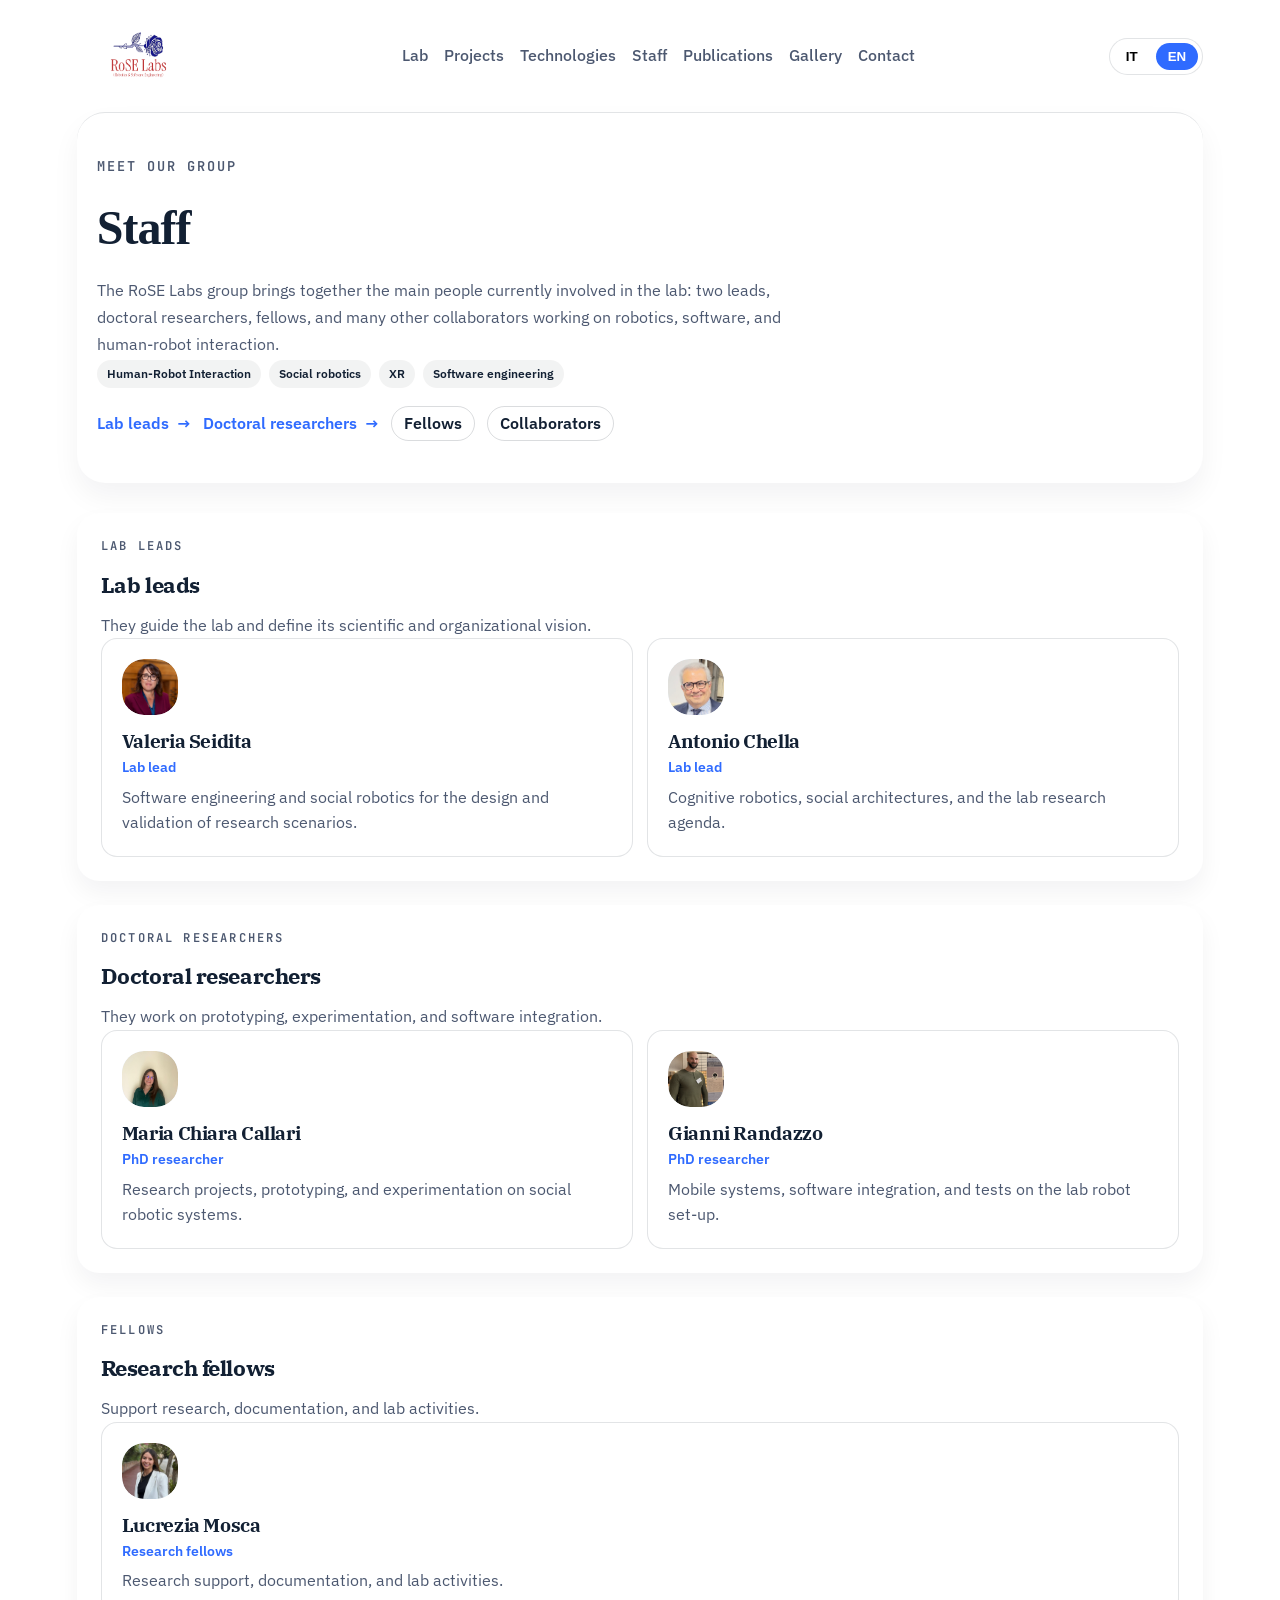
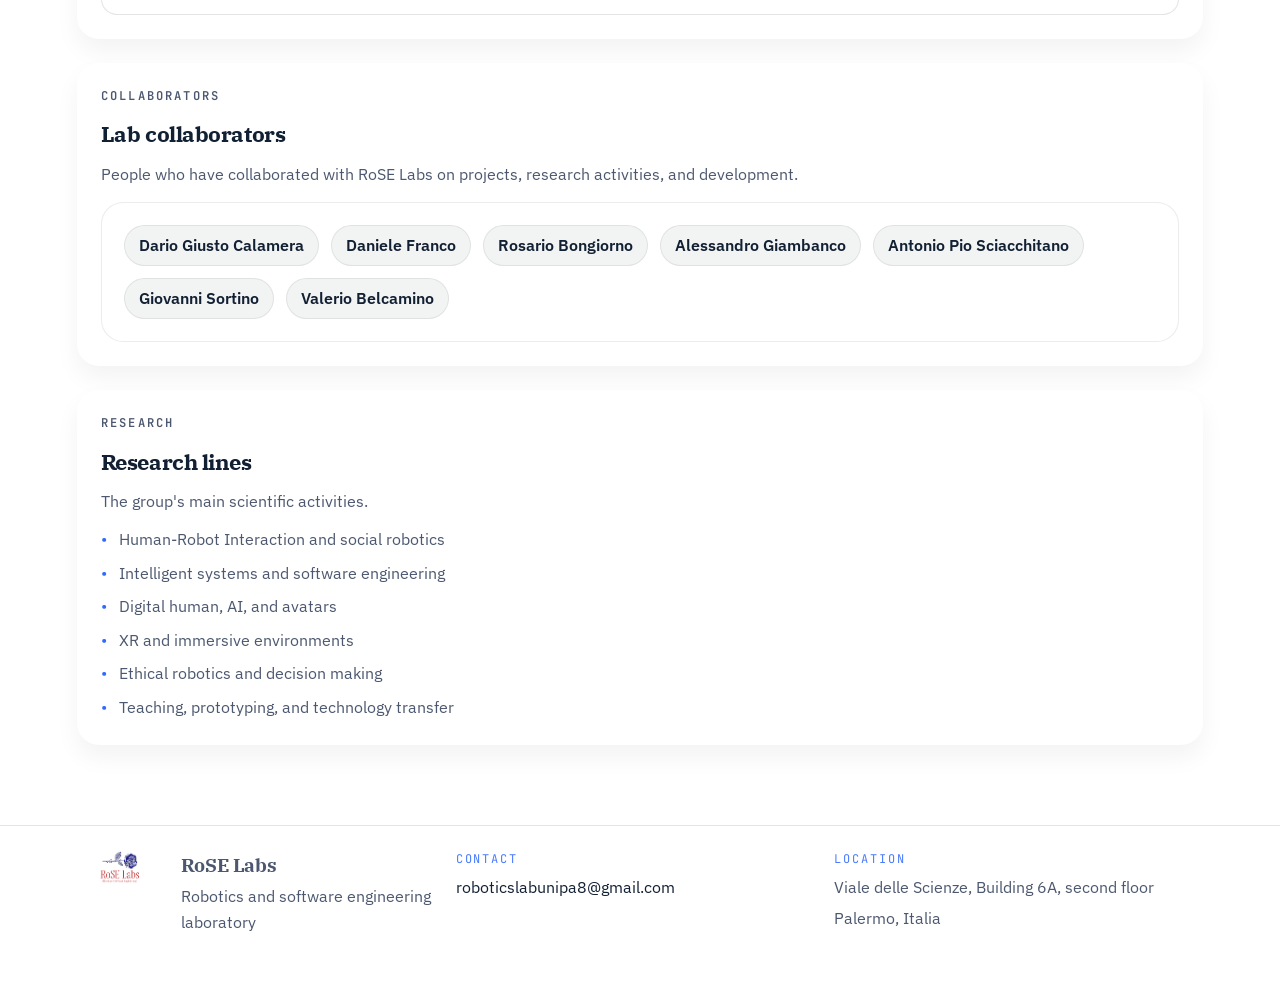
<file: people.html>
<!doctype html>
<html lang="it">
  <head>
    <meta charset="utf-8" />
    <meta name="viewport" content="width=device-width, initial-scale=1" />
    <title>RoSE Labs | Staff</title>
    <link rel="preconnect" href="https://fonts.googleapis.com" />
    <link rel="preconnect" href="https://fonts.gstatic.com" crossorigin />
    <link
      href="https://fonts.googleapis.com/css2?family=IBM+Plex+Sans:wght@400;500;600;700&family=IBM+Plex+Serif:wght@500;600;700&family=JetBrains+Mono:wght@500&display=swap"
      rel="stylesheet"
    />
    <script src="theme-init.js?v=20260728-1"></script>
    <link rel="stylesheet" href="styles.css?v=20260728-1" />
    <link rel="icon" type="image/svg+xml" href="favicon.svg" />
    <script defer src="data/site-content.js?v=20260728-1"></script>
    <script defer src="app.js?v=20260728-1"></script>
  </head>
  <body class="article-page staff-page" data-title-key="people.meta.title">
    <a class="skip" href="#contenuti">Skip</a>

    <div class="site-loader" data-site-loader aria-live="polite" aria-busy="true">
      <div class="ai-matrix-loader" aria-hidden="true">
        <div class="glow"></div>
        <span class="digit">0</span>
        <span class="digit">1</span>
        <span class="digit">0</span>
        <span class="digit">1</span>
        <span class="digit">1</span>
        <span class="digit">0</span>
        <span class="digit">0</span>
        <span class="digit">1</span>
      </div>
    </div>

    <header class="article-header">
      <a class="site-brand" href="index.html" aria-label="RoSE Labs home">
        <img src="assets/rose-labs-logo.png" alt="RoSE Labs" />
      </a>
      <nav class="article-nav" id="site-nav-links" aria-label="Site navigation">
        <a href="index.html#lab" data-i18n="nav.lab">Lab</a>
        <a href="projects.html" data-i18n="nav.projects">Progetti</a>
        <a href="tecnologie.html" data-i18n="nav.equipment">Tecnologie</a>
        <a href="people.html" data-i18n="nav.team">Staff</a>
        <a href="publications.html" data-i18n="nav.publications">Pubblicazioni</a>
        <a href="gallery.html" data-i18n="nav.gallery">Galleria</a>
        <a href="index.html#contatti" data-i18n="nav.contact">Contatti</a>
      </nav>
      <div class="header-actions">
        <button
          type="button"
          class="nav-toggle"
          data-nav-toggle
          aria-expanded="false"
          aria-controls="site-nav-links"
          data-i18n="nav.menu"
        >
          Menu
        </button>
        <div class="lang-switch" aria-label="Language">
          <button type="button" class="lang-btn" data-lang="it" aria-pressed="true">IT</button>
          <button type="button" class="lang-btn" data-lang="en" aria-pressed="false">EN</button>
        </div>
      </div>
    </header>

    <main class="article-main" id="contenuti">
      <section class="article-hero reveal">
        <p class="eyebrow" data-i18n="people.eyebrow">MEET OUR GROUP</p>
        <h1 data-i18n="people.title">Staff</h1>
        <p data-i18n="people.subtitle">
          Il gruppo RoSE Labs riunisce le principali persone attualmente coinvolte nel laboratorio: due responsabili, dottorandi, borsisti e tanti altri collaboratori che lavorano su robotica, software e interazione uomo-robot.
        </p>
        <div class="article-tags">
          <span data-i18n="people.tag1">Human-Robot Interaction</span>
          <span data-i18n="people.tag2">Robotica sociale</span>
          <span data-i18n="people.tag3">XR</span>
          <span data-i18n="people.tag4">Software engineering</span>
        </div>
        <div class="article-actions">
          <a class="article-cta" href="#leadership" data-i18n="people.jump1">Responsabili</a>
          <a class="article-cta" href="#researchers" data-i18n="people.jump2">Dottorandi</a>
          <a class="article-cta secondary" href="#fellow" data-i18n="people.jump3">Borsisti</a>
          <a class="article-cta secondary" href="#collaborators" data-i18n="people.jump4">Collaboratori</a>
        </div>
      </section>

      <div class="article-content">
        <section class="article-section" id="leadership">
          <p class="section-eyebrow" data-i18n="people.section.lead.eyebrow">RESPONSABILI</p>
          <h2 data-i18n="people.section.lead.title">Responsabili del laboratorio</h2>
          <p data-i18n="people.section.lead.desc">
            Guidano il laboratorio e definiscono la visione scientifica e organizzativa.
          </p>
          <div class="team-grid" data-people-group="lead">
            <article class="team-card">
              <div
                class="avatar lightbox-trigger"
                data-lightbox-src="people/valeria-seidita.png"
                data-lightbox-alt="Valeria Seidita"
                data-lightbox-caption="Valeria Seidita · Responsabile del laboratorio"
                tabindex="0"
                role="button"
                aria-label="Ingrandisci foto di Valeria Seidita"
              >
                <img src="people/valeria-seidita.png" alt="Valeria Seidita" loading="lazy" />
              </div>
              <div>
                <h3>Valeria Seidita</h3>
                <span class="team-role">Responsabile del laboratorio</span>
                <p>Ingegneria del software e robotica sociale per la progettazione e la validazione di scenari di ricerca.</p>
              </div>
            </article>
            <article class="team-card">
              <div
                class="avatar lightbox-trigger"
                data-lightbox-src="people/antonio-chella.png"
                data-lightbox-alt="Antonio Chella"
                data-lightbox-caption="Antonio Chella · Responsabile del laboratorio"
                tabindex="0"
                role="button"
                aria-label="Ingrandisci foto di Antonio Chella"
              >
                <img src="people/antonio-chella.png" alt="Antonio Chella" loading="lazy" />
              </div>
              <div>
                <h3>Antonio Chella</h3>
                <span class="team-role">Responsabile del laboratorio</span>
                <p>Robotica cognitiva, architetture sociali e linee di ricerca del laboratorio.</p>
              </div>
            </article>
          </div>
        </section>

        <section class="article-section" id="researchers">
          <p class="section-eyebrow" data-i18n="people.section.research.eyebrow">DOTTORANDI</p>
          <h2 data-i18n="people.section.research.title">Dottorandi</h2>
          <p data-i18n="people.section.research.desc">
            Lavorano su prototipazione, sperimentazione e integrazione software.
          </p>
          <div class="team-grid" data-people-group="research">
            <article class="team-card">
              <div
                class="avatar lightbox-trigger"
                data-lightbox-src="people/maria-chiara-callari.png"
                data-lightbox-alt="Maria Chiara Callari"
                data-lightbox-caption="Maria Chiara Callari · Dottoranda"
                tabindex="0"
                role="button"
                aria-label="Ingrandisci foto di Maria Chiara Callari"
              >
                <img src="people/maria-chiara-callari.png" alt="Maria Chiara Callari" loading="lazy" />
              </div>
              <div>
                <h3>Maria Chiara Callari</h3>
                <span class="team-role">Dottoranda</span>
                <p>Progetti di ricerca, prototipazione e sperimentazione su sistemi robotici sociali.</p>
              </div>
            </article>
            <article class="team-card">
              <div
                class="avatar lightbox-trigger"
                data-lightbox-src="people/gianni-randazzo.png"
                data-lightbox-alt="Gianni Randazzo"
                data-lightbox-caption="Gianni Randazzo · Dottorando"
                tabindex="0"
                role="button"
                aria-label="Ingrandisci foto di Gianni Randazzo"
              >
                <img src="people/gianni-randazzo.png" alt="Gianni Randazzo" loading="lazy" />
              </div>
              <div>
                <h3>Gianni Randazzo</h3>
                <span class="team-role">Dottorando</span>
                <p>Sistemi mobili, integrazione software e test su piattaforme robotiche del laboratorio.</p>
              </div>
            </article>
          </div>
        </section>

        <section class="article-section" id="fellow">
          <p class="section-eyebrow" data-i18n="people.section.fellow.eyebrow">BORSISTI</p>
          <h2 data-i18n="people.section.fellow.title">Borsisti</h2>
          <p data-i18n="people.section.fellow.desc">
            Supportano ricerca, documentazione e attività di laboratorio.
          </p>
          <div class="team-grid" data-people-group="fellow">
            <article class="team-card">
              <div
                class="avatar lightbox-trigger"
                data-lightbox-src="people/lucrezia-mosca.png"
                data-lightbox-alt="Lucrezia Mosca"
                data-lightbox-caption="Lucrezia Mosca · Borsisti"
                tabindex="0"
                role="button"
                aria-label="Ingrandisci foto di Lucrezia Mosca"
              >
                <img src="people/lucrezia-mosca.png" alt="Lucrezia Mosca" loading="lazy" />
              </div>
              <div>
                <h3>Lucrezia Mosca</h3>
                <span class="team-role">Borsisti</span>
                <p>Supporto alla ricerca, documentazione e attività di laboratorio.</p>
              </div>
            </article>
          </div>
        </section>

        <section class="article-section" id="collaborators">
          <p class="section-eyebrow" data-i18n="people.section.collab.eyebrow">COLLABORATORI</p>
          <h2 data-i18n="people.section.collab.title">Collaboratori del laboratorio</h2>
          <p data-i18n="people.section.collab.desc">
            Persone che hanno collaborato con RoSE Labs in progetti, attività di ricerca e sviluppo.
          </p>
          <article class="collaborators-box" aria-label="Collaboratori del laboratorio">
            <div class="collaborators-box__chips">
              <span class="collaborator-chip">Dario Giusto Calamera</span>
              <span class="collaborator-chip">Daniele Franco</span>
              <span class="collaborator-chip">Rosario Bongiorno</span>
              <span class="collaborator-chip">Alessandro Giambanco</span>
              <span class="collaborator-chip">Antonio Pio Sciacchitano</span>
              <span class="collaborator-chip">Giovanni Sortino</span>
              <span class="collaborator-chip">Valerio Belcamino</span>
            </div>
          </article>
        </section>

        <section class="article-section">
          <p class="section-eyebrow" data-i18n="people.research.eyebrow">Ricerca</p>
          <h2 data-i18n="people.research.title">Linee di ricerca</h2>
          <p data-i18n="people.research.desc">Le principali attività scientifiche del gruppo.</p>
          <ul class="article-list">
            <li data-i18n="people.research.item1">Human-Robot Interaction e robotica sociale</li>
            <li data-i18n="people.research.item2">Sistemi intelligenti e software engineering</li>
            <li data-i18n="people.research.item3">Digital human, AI e avatar</li>
            <li data-i18n="people.research.item4">XR e ambienti immersivi</li>
            <li data-i18n="people.research.item5">Robotica etica e decision making</li>
            <li data-i18n="people.research.item6">Didattica, prototipazione e trasferimento tecnologico</li>
          </ul>
        </section>
      </div>
    </main>

    <footer class="footer">
      <div class="footer-brand">
        <img class="footer-logo" src="assets/rose-labs-logo.png" alt="RoSE Labs" />
        <div class="footer-brand-text">
          <strong>RoSE Labs</strong>
          <p data-i18n="footer.line">Laboratori di robotica e ingegneria del software</p>
        </div>
      </div>
      <div class="footer-block">
        <span class="footer-label" data-i18n="contact.title">Contatti</span>
        <a href="mailto:roboticslabunipa8@gmail.com">roboticslabunipa8@gmail.com</a>
      </div>
      <div class="footer-block">
        <span class="footer-label" data-i18n="contact.locationLabel">Sede</span>
        <p data-i18n="contact.location">Viale delle Scienze, Edificio 6A, secondo piano</p>
        <p>Palermo, Italia</p>
      </div>
    </footer>
  </body>
</html>
</file>
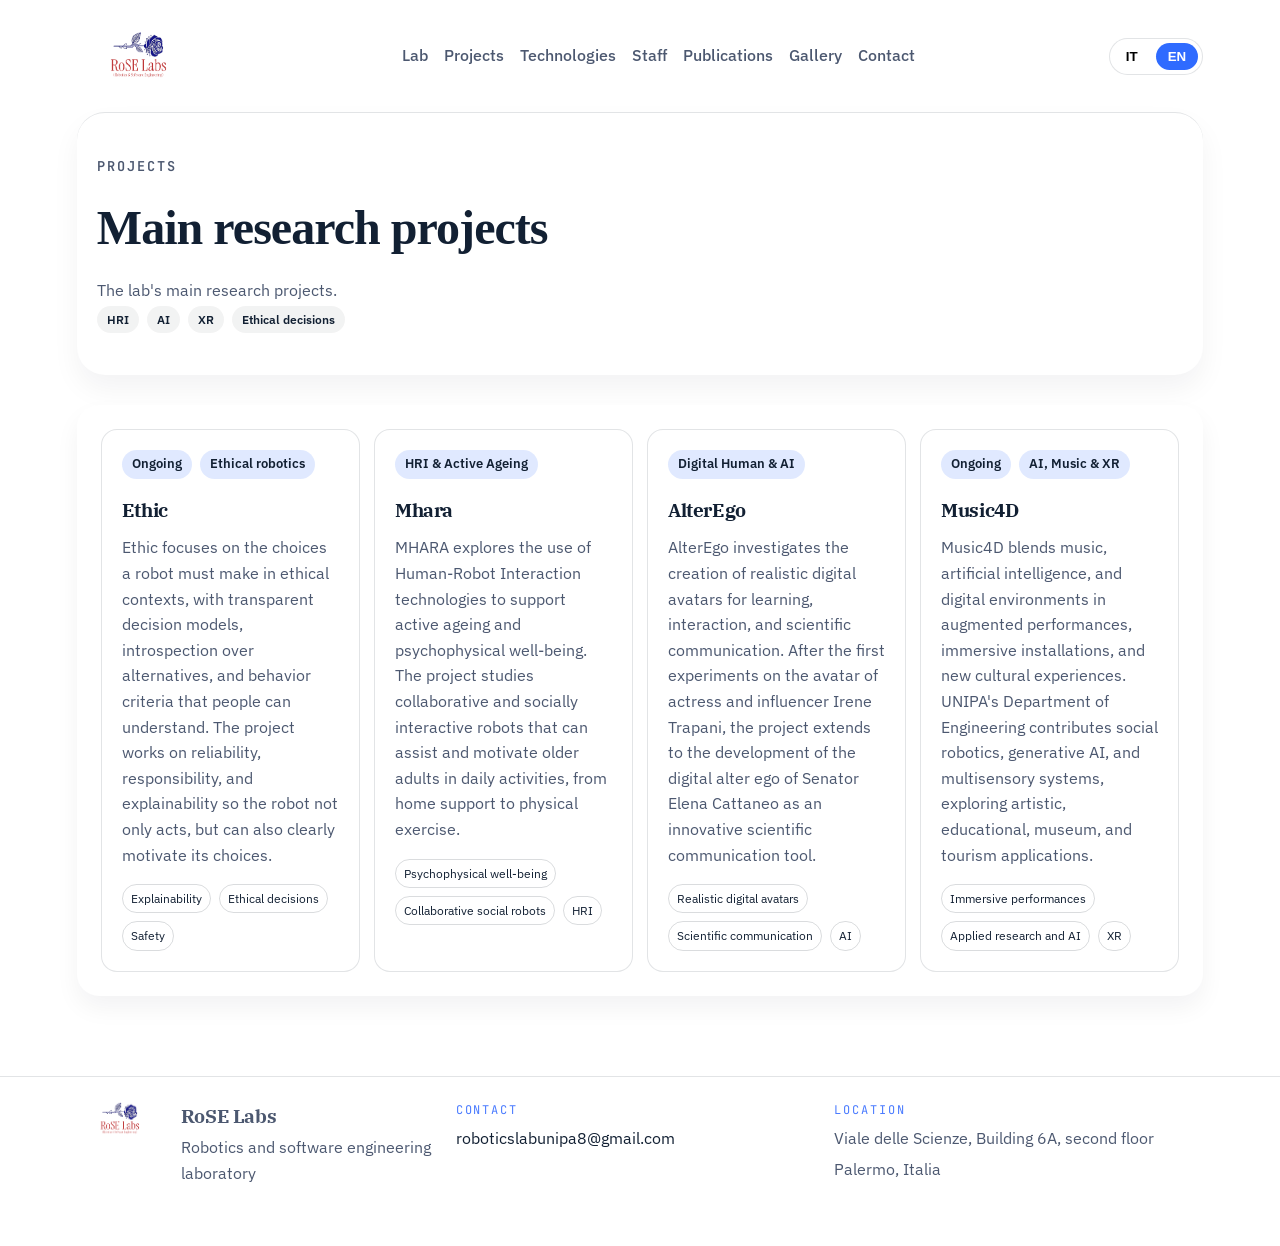
<file: projects.html>
<!doctype html>
<html lang="it">
  <head>
    <meta charset="utf-8" />
    <meta name="viewport" content="width=device-width, initial-scale=1" />
    <title>RoSE Labs | Progetti</title>
    <link rel="preconnect" href="https://fonts.googleapis.com" />
    <link rel="preconnect" href="https://fonts.gstatic.com" crossorigin />
    <link
      href="https://fonts.googleapis.com/css2?family=IBM+Plex+Sans:wght@400;500;600;700&family=IBM+Plex+Serif:wght@500;600;700&family=JetBrains+Mono:wght@500&display=swap"
      rel="stylesheet"
    />
    <script src="theme-init.js?v=20260728-1"></script>
    <link rel="stylesheet" href="styles.css?v=20260728-1" />
    <link rel="icon" type="image/svg+xml" href="favicon.svg" />
    <script defer src="data/site-content.js?v=20260728-1"></script>
    <script defer src="app.js?v=20260728-1"></script>
  </head>
  <body class="article-page projects-page" data-title-key="projects.meta.title">
    <a class="skip" href="#contenuti">Skip</a>

    <div class="site-loader" data-site-loader aria-live="polite" aria-busy="true">
      <div class="ai-matrix-loader" aria-hidden="true">
        <div class="glow"></div>
        <span class="digit">0</span>
        <span class="digit">1</span>
        <span class="digit">0</span>
        <span class="digit">1</span>
        <span class="digit">1</span>
        <span class="digit">0</span>
        <span class="digit">0</span>
        <span class="digit">1</span>
      </div>
    </div>

    <header class="article-header">
      <a class="site-brand" href="index.html" aria-label="RoSE Labs home">
        <img src="assets/rose-labs-logo.png" alt="RoSE Labs" />
      </a>
      <nav class="article-nav" id="site-nav-links" aria-label="Site navigation">
        <a href="index.html#lab" data-i18n="nav.lab">Lab</a>
        <a href="projects.html" data-i18n="nav.projects">Progetti</a>
        <a href="tecnologie.html" data-i18n="nav.equipment">Tecnologie</a>
        <a href="people.html" data-i18n="nav.team">Staff</a>
        <a href="publications.html" data-i18n="nav.publications">Pubblicazioni</a>
        <a href="gallery.html" data-i18n="nav.gallery">Galleria</a>
        <a href="index.html#contatti" data-i18n="nav.contact">Contatti</a>
      </nav>
      <div class="header-actions">
        <button
          type="button"
          class="nav-toggle"
          data-nav-toggle
          aria-expanded="false"
          aria-controls="site-nav-links"
          data-i18n="nav.menu"
        >
          Menu
        </button>
        <div class="lang-switch" aria-label="Language">
          <button type="button" class="lang-btn" data-lang="it" aria-pressed="true">IT</button>
          <button type="button" class="lang-btn" data-lang="en" aria-pressed="false">EN</button>
        </div>
      </div>
    </header>

    <main class="article-main" id="contenuti">
      <section class="article-hero reveal">
        <p class="eyebrow" data-i18n="projects.eyebrow">Progetti</p>
        <h1 data-i18n="projects.title">Principali progetti di ricerca</h1>
        <p data-i18n="projects.subtitle">
          I principali progetti di ricerca del laboratorio.
        </p>
        <div class="article-tags">
          <span data-i18n="projects.card1.tag3">HRI</span>
          <span data-i18n="projects.card2.tag3">AI</span>
          <span data-i18n="projects.card3.tag3">XR</span>
          <span data-i18n="projects.card4.tag2">Decisioni etiche</span>
        </div>
      </section>

      <div class="article-content">
        <section class="article-section">
          <div class="cards project-list">
            <article class="card project" data-category="hri systems ai">
              <div class="card-top">
                <span class="pill" data-i18n="projects.card4.year">In corso</span>
                <span class="pill" data-i18n="projects.card4.domain">Ethical robotics</span>
              </div>
              <h3 data-i18n="projects.card4.title">Ethic</h3>
              <p data-i18n="projects.card4.desc">
                Ethic riguarda le scelte che il robot deve fare in contesti etici, con modelli di decisione trasparenti, introspezione delle alternative e criteri di comportamento comprensibili per le persone. Il progetto lavora su affidabilità, responsabilità e spiegabilità, così che il robot non solo agisca, ma sappia anche motivare in modo chiaro le proprie scelte.
              </p>
              <div class="tag-row">
                <span class="tag" data-i18n="projects.card4.tag1">Spiegabilità</span>
                <span class="tag" data-i18n="projects.card4.tag2">Decisioni etiche</span>
                <span class="tag" data-i18n="projects.card4.tag3">Safety</span>
              </div>
            </article>

            <article class="card project" data-category="hri ai systems">
              <div class="card-top">
                <span class="pill" data-i18n="projects.card1.domain">HRI & Active Ageing</span>
              </div>
              <h3 data-i18n="projects.card1.title">Mhara</h3>
              <p data-i18n="projects.card1.desc">
                MHARA esplora l'uso delle tecnologie di Human-Robot Interaction per favorire l'invecchiamento attivo e il benessere psicofisico. Il progetto studia robot collaborativi e socialmente interattivi capaci di assistere e motivare le persone anziane nelle attività quotidiane, dal supporto domestico all'attività fisica.
              </p>
              <div class="tag-row">
                <span class="tag" data-i18n="projects.card1.tag1">Benessere psicofisico</span>
                <span class="tag" data-i18n="projects.card1.tag2">Robot sociali collaborativi</span>
                <span class="tag" data-i18n="projects.card1.tag3">HRI</span>
              </div>
            </article>

            <article class="card project" data-category="ai systems">
              <div class="card-top">
                <span class="pill" data-i18n="projects.card2.domain">Digital Human & AI</span>
              </div>
              <h3 data-i18n="projects.card2.title">AlterEgo</h3>
              <p data-i18n="projects.card2.desc">
                AlterEgo indaga la creazione di avatar digitali realistici per apprendimento, interazione e divulgazione. Dopo le prime sperimentazioni sull'avatar dell'attrice e influencer Irene Trapani, il progetto si estende allo sviluppo dell'alter ego digitale della Senatrice Elena Cattaneo come strumento innovativo di comunicazione scientifica.
              </p>
              <div class="tag-row">
                <span class="tag" data-i18n="projects.card2.tag1">Avatar digitali realistici</span>
                <span class="tag" data-i18n="projects.card2.tag2">Divulgazione scientifica</span>
                <span class="tag" data-i18n="projects.card2.tag3">AI</span>
              </div>
            </article>

            <article class="card project" data-category="hri ai systems">
              <div class="card-top">
                <span class="pill" data-i18n="projects.card3.year">In corso</span>
                <span class="pill" data-i18n="projects.card3.domain">AI, Musica & XR</span>
              </div>
              <h3 data-i18n="projects.card3.title">Music4D</h3>
              <p data-i18n="projects.card3.desc">
                Music4D unisce musica, intelligenza artificiale e ambienti digitali in performance aumentate, installazioni immersive e nuove forme di fruizione culturale. Il Dipartimento di Ingegneria di UNIPA contribuisce con robotica sociale, AI generativa e sistemi multisensoriali, sperimentando applicazioni artistiche, educative, museali e turistiche.
              </p>
              <div class="tag-row">
                <span class="tag" data-i18n="projects.card3.tag1">Performance immersive</span>
                <span class="tag" data-i18n="projects.card3.tag2">Ricerca applicata e AI</span>
                <span class="tag" data-i18n="projects.card3.tag3">XR</span>
              </div>
            </article>
          </div>
        </section>
      </div>
    </main>

    <footer class="footer">
      <div class="footer-brand">
        <img class="footer-logo" src="assets/rose-labs-logo.png" alt="RoSE Labs" />
        <div class="footer-brand-text">
          <strong>RoSE Labs</strong>
          <p data-i18n="footer.line">Laboratori di robotica e ingegneria del software</p>
        </div>
      </div>
      <div class="footer-block">
        <span class="footer-label" data-i18n="contact.title">Contatti</span>
        <a href="mailto:roboticslabunipa8@gmail.com">roboticslabunipa8@gmail.com</a>
      </div>
      <div class="footer-block">
        <span class="footer-label" data-i18n="contact.locationLabel">Sede</span>
        <p data-i18n="contact.location">Viale delle Scienze, Edificio 6A, secondo piano</p>
        <p>Palermo, Italia</p>
      </div>
    </footer>
  </body>
</html>
</file>
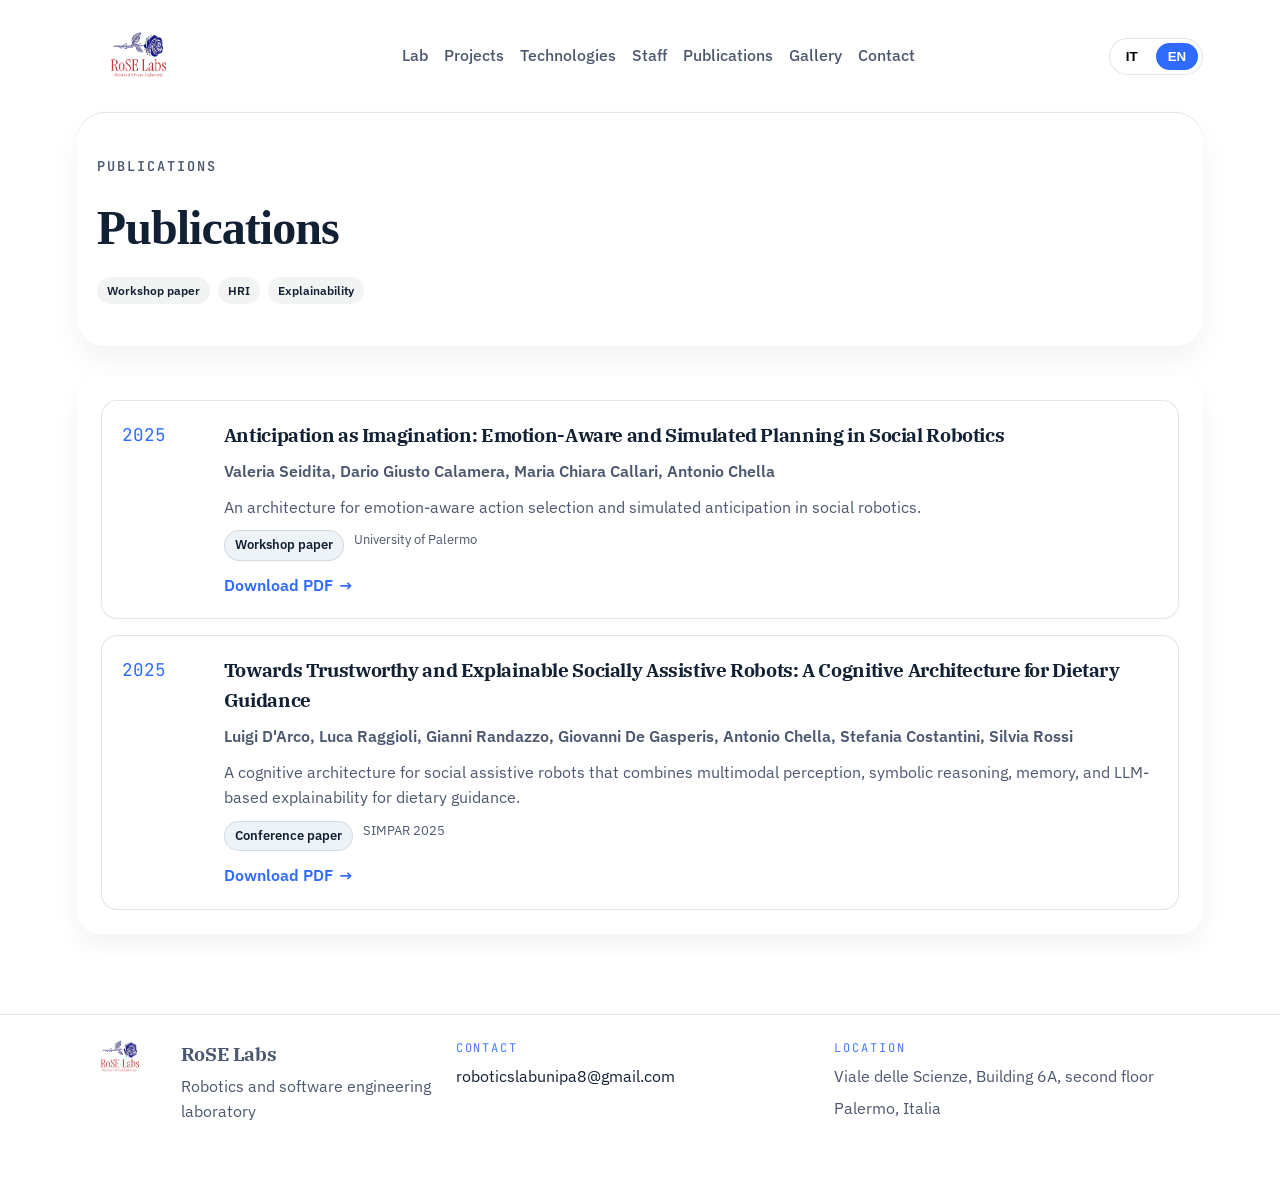
<file: publications.html>
<!doctype html>
<html lang="it">
  <head>
    <meta charset="utf-8" />
    <meta name="viewport" content="width=device-width, initial-scale=1" />
    <title>RoSE Labs | Pubblicazioni</title>
    <link rel="preconnect" href="https://fonts.googleapis.com" />
    <link rel="preconnect" href="https://fonts.gstatic.com" crossorigin />
    <link
      href="https://fonts.googleapis.com/css2?family=IBM+Plex+Sans:wght@400;500;600;700&family=IBM+Plex+Serif:wght@500;600;700&family=JetBrains+Mono:wght@500&display=swap"
      rel="stylesheet"
    />
    <script src="theme-init.js?v=20260728-1"></script>
    <link rel="stylesheet" href="styles.css?v=20260728-1" />
    <link rel="icon" type="image/svg+xml" href="favicon.svg" />
    <script defer src="data/site-content.js?v=20260728-1"></script>
    <script defer src="app.js?v=20260728-1"></script>
  </head>
  <body class="article-page publications-page" data-title-key="pubs.meta.title">
    <a class="skip" href="#contenuti">Skip</a>

    <div class="site-loader" data-site-loader aria-live="polite" aria-busy="true">
      <div class="ai-matrix-loader" aria-hidden="true">
        <div class="glow"></div>
        <span class="digit">0</span>
        <span class="digit">1</span>
        <span class="digit">0</span>
        <span class="digit">1</span>
        <span class="digit">1</span>
        <span class="digit">0</span>
        <span class="digit">0</span>
        <span class="digit">1</span>
      </div>
    </div>

    <header class="article-header">
      <a class="site-brand" href="index.html" aria-label="RoSE Labs home">
        <img src="assets/rose-labs-logo.png" alt="RoSE Labs" />
      </a>
      <nav class="article-nav" id="site-nav-links" aria-label="Site navigation">
        <a href="index.html#lab" data-i18n="nav.lab">Lab</a>
        <a href="projects.html" data-i18n="nav.projects">Progetti</a>
        <a href="tecnologie.html" data-i18n="nav.equipment">Tecnologie</a>
        <a href="people.html" data-i18n="nav.team">Staff</a>
        <a href="publications.html" data-i18n="nav.publications">Pubblicazioni</a>
        <a href="gallery.html" data-i18n="nav.gallery">Galleria</a>
        <a href="index.html#contatti" data-i18n="nav.contact">Contatti</a>
      </nav>
      <div class="header-actions">
        <button
          type="button"
          class="nav-toggle"
          data-nav-toggle
          aria-expanded="false"
          aria-controls="site-nav-links"
          data-i18n="nav.menu"
        >
          Menu
        </button>
        <div class="lang-switch" aria-label="Language">
          <button type="button" class="lang-btn" data-lang="it" aria-pressed="true">IT</button>
          <button type="button" class="lang-btn" data-lang="en" aria-pressed="false">EN</button>
        </div>
      </div>
    </header>

    <main class="article-main" id="contenuti">
      <section class="article-hero reveal">
        <p class="eyebrow" data-i18n="pubs.eyebrow">Pubblicazioni</p>
        <h1 data-i18n="pubs.title">Pubblicazioni</h1>
        <div class="article-tags">
          <span data-i18n="pubs.item1.tag">Workshop paper</span>
          <span data-i18n="projects.card1.tag3">HRI</span>
          <span data-i18n="projects.card4.tag1">Spiegabilità</span>
        </div>
      </section>

      <div class="article-content">
        <section class="article-section">
          <div class="pub-list">
            <article class="pub-item" data-year="2025" data-topic="hri ai simulation">
              <div class="pub-year">2025</div>
              <div class="pub-body">
                <h3 data-i18n="pubs.item1.title">Anticipation as Imagination: Emotion-Aware and Simulated Planning in Social Robotics</h3>
                <p class="pub-authors" data-i18n="pubs.item1.authors">
                  Valeria Seidita, Dario Giusto Calamera, Maria Chiara Callari, Antonio Chella
                </p>
                <p data-i18n="pubs.item1.desc">
                  Architettura per selezione di azioni sensibile alle emozioni e anticipazione simulata in robotica sociale.
                </p>
                <div class="pub-meta">
                  <span class="pub-tag" data-i18n="pubs.item1.tag">Workshop paper</span>
                  <span class="pub-venue" data-i18n="pubs.item1.venue">Università degli Studi di Palermo</span>
                </div>
                <div class="pub-links">
                  <a class="pub-link" data-i18n="pubs.pdfLabel" data-i18n-href="pubs.item1.pdf" href="publications/SeiditaCCC.pdf" download>Scarica PDF</a>
                </div>
              </div>
            </article>

            <article class="pub-item" data-year="2025" data-topic="hri ai llm">
              <div class="pub-year">2025</div>
              <div class="pub-body">
                <h3>Towards Trustworthy and Explainable Socially Assistive Robots: A Cognitive Architecture for Dietary Guidance</h3>
                <p class="pub-authors">Luigi D'Arco, Luca Raggioli, Gianni Randazzo, Giovanni De Gasperis, Antonio Chella, Stefania Costantini, Silvia Rossi</p>
                <p>
                  Architettura cognitiva per robot sociali che integra percezione multimodale, ragionamento simbolico,
                  memoria e spiegabilita basata su LLM per il supporto dietetico.
                </p>
                <div class="pub-meta">
                  <span class="pub-tag">Conference paper</span>
                  <span class="pub-venue">SIMPAR 2025</span>
                </div>
                <div class="pub-links">
                  <a class="pub-link" href="publications/simpar2025-dietary-guidance.pdf" download>Scarica PDF</a>
                </div>
              </div>
            </article>
          </div>
        </section>
      </div>
    </main>

    <footer class="footer">
      <div class="footer-brand">
        <img class="footer-logo" src="assets/rose-labs-logo.png" alt="RoSE Labs" />
        <div class="footer-brand-text">
          <strong>RoSE Labs</strong>
          <p data-i18n="footer.line">Laboratori di robotica e ingegneria del software</p>
        </div>
      </div>
      <div class="footer-block">
        <span class="footer-label" data-i18n="contact.title">Contatti</span>
        <a href="mailto:roboticslabunipa8@gmail.com">roboticslabunipa8@gmail.com</a>
      </div>
      <div class="footer-block">
        <span class="footer-label" data-i18n="contact.locationLabel">Sede</span>
        <p data-i18n="contact.location">Viale delle Scienze, Edificio 6A, secondo piano</p>
        <p>Palermo, Italia</p>
      </div>
    </footer>
  </body>
</html>
</file>
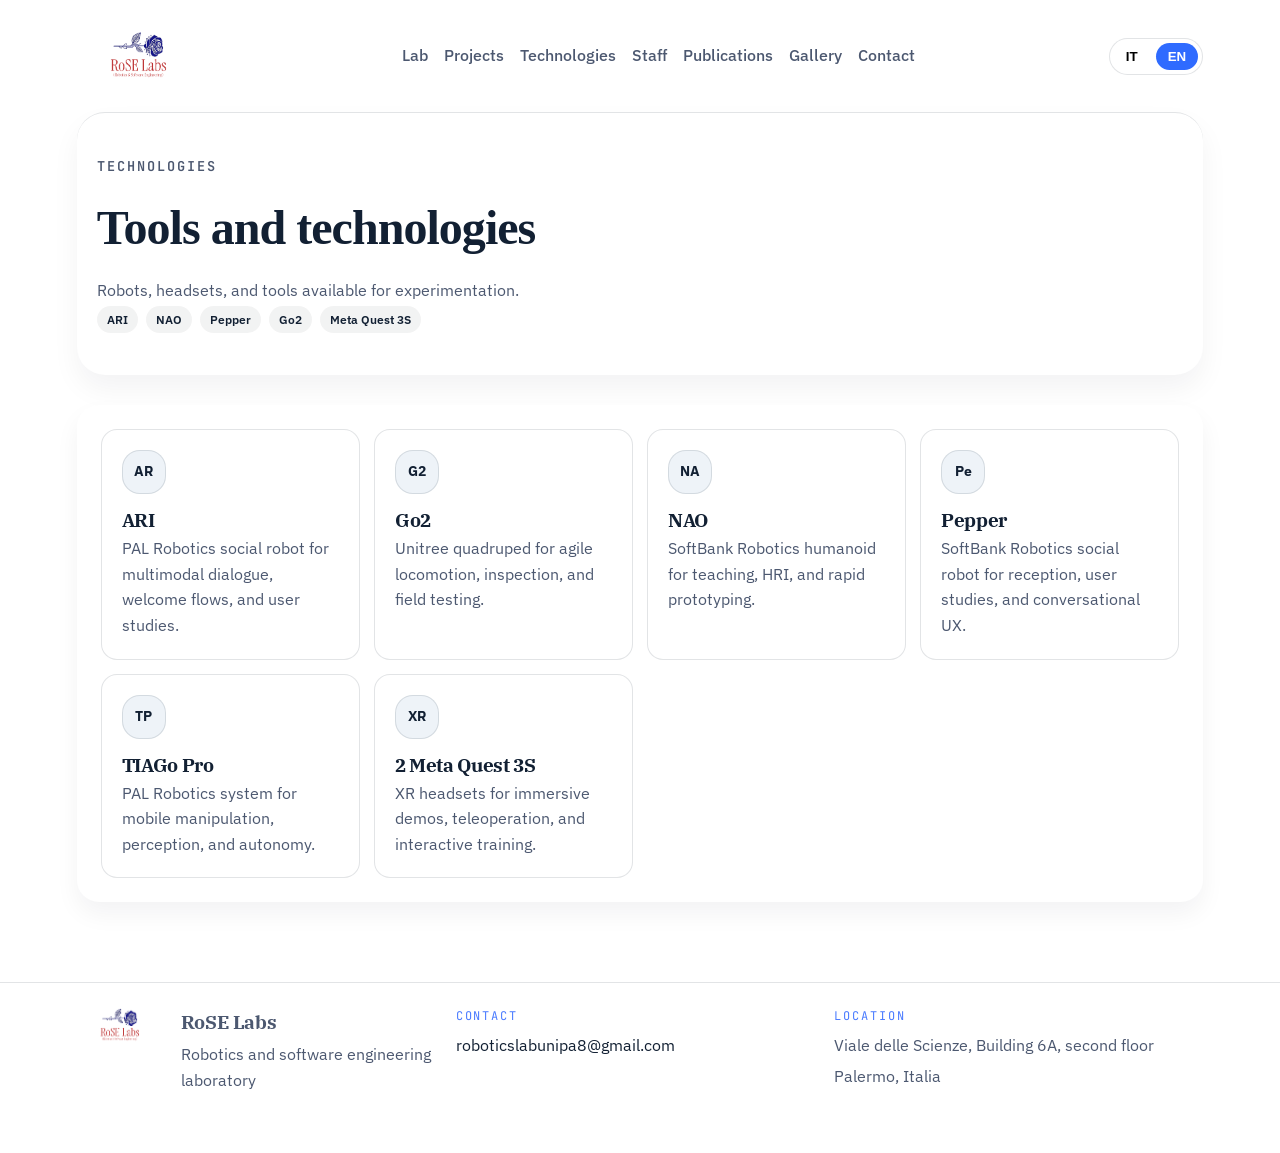
<file: tecnologie.html>
<!doctype html>
<html lang="it">
  <head>
    <meta charset="utf-8" />
    <meta name="viewport" content="width=device-width, initial-scale=1" />
    <title>RoSE Labs | Tecnologie</title>
    <link rel="preconnect" href="https://fonts.googleapis.com" />
    <link rel="preconnect" href="https://fonts.gstatic.com" crossorigin />
    <link
      href="https://fonts.googleapis.com/css2?family=IBM+Plex+Sans:wght@400;500;600;700&family=IBM+Plex+Serif:wght@500;600;700&family=JetBrains+Mono:wght@500&display=swap"
      rel="stylesheet"
    />
    <script src="theme-init.js?v=20260728-1"></script>
    <link rel="stylesheet" href="styles.css?v=20260728-1" />
    <link rel="icon" type="image/svg+xml" href="favicon.svg" />
    <script defer src="data/site-content.js?v=20260728-1"></script>
    <script defer src="app.js?v=20260728-1"></script>
  </head>
  <body class="article-page equipment-page" data-title-key="equipment.meta.title">
    <a class="skip" href="#contenuti">Skip</a>

    <div class="site-loader" data-site-loader aria-live="polite" aria-busy="true">
      <div class="ai-matrix-loader" aria-hidden="true">
        <div class="glow"></div>
        <span class="digit">0</span>
        <span class="digit">1</span>
        <span class="digit">0</span>
        <span class="digit">1</span>
        <span class="digit">1</span>
        <span class="digit">0</span>
        <span class="digit">0</span>
        <span class="digit">1</span>
      </div>
    </div>

    <header class="article-header">
      <a class="site-brand" href="index.html" aria-label="RoSE Labs home">
        <img src="assets/rose-labs-logo.png" alt="RoSE Labs" />
      </a>
      <nav class="article-nav" id="site-nav-links" aria-label="Site navigation">
        <a href="index.html#lab" data-i18n="nav.lab">Lab</a>
        <a href="projects.html" data-i18n="nav.projects">Progetti</a>
        <a href="tecnologie.html" data-i18n="nav.equipment">Tecnologie</a>
        <a href="people.html" data-i18n="nav.team">Staff</a>
        <a href="publications.html" data-i18n="nav.publications">Pubblicazioni</a>
        <a href="gallery.html" data-i18n="nav.gallery">Galleria</a>
        <a href="index.html#contatti" data-i18n="nav.contact">Contatti</a>
      </nav>
      <div class="header-actions">
        <button
          type="button"
          class="nav-toggle"
          data-nav-toggle
          aria-expanded="false"
          aria-controls="site-nav-links"
          data-i18n="nav.menu"
        >
          Menu
        </button>
        <div class="lang-switch" aria-label="Language">
          <button type="button" class="lang-btn" data-lang="it" aria-pressed="true">IT</button>
          <button type="button" class="lang-btn" data-lang="en" aria-pressed="false">EN</button>
        </div>
      </div>
    </header>

    <main class="article-main" id="contenuti">
      <section class="article-hero reveal">
        <p class="eyebrow" data-i18n="equipment.eyebrow">Tecnologie</p>
        <h1 data-i18n="equipment.title">Strumenti e tecnologie</h1>
        <p data-i18n="equipment.subtitle">
          Robot, visori e strumenti disponibili per la sperimentazione.
        </p>
        <div class="article-tags">
          <span>ARI</span>
          <span>NAO</span>
          <span>Pepper</span>
          <span>Go2</span>
          <span>Meta Quest 3S</span>
        </div>
      </section>

      <div class="article-content">
        <section class="article-section">
          <div class="equipment-grid">
            <div class="equipment-card">
              <span class="equipment-icon">AR</span>
              <h3 data-i18n="equipment.item1.title">ARI</h3>
              <p data-i18n="equipment.item1.desc">Robot sociale PAL Robotics per dialogo multimodale, accoglienza e user study.</p>
            </div>
            <div class="equipment-card">
              <span class="equipment-icon">G2</span>
              <h3 data-i18n="equipment.item2.title">Go2</h3>
              <p data-i18n="equipment.item2.desc">Quadrupede Unitree per locomozione agile, ispezione e test sul campo.</p>
            </div>
            <div class="equipment-card">
              <span class="equipment-icon">NA</span>
              <h3 data-i18n="equipment.item3.title">NAO</h3>
              <p data-i18n="equipment.item3.desc">Umanoide SoftBank Robotics per didattica, HRI e prototipazione rapida.</p>
            </div>
            <div class="equipment-card">
              <span class="equipment-icon">Pe</span>
              <h3 data-i18n="equipment.item4.title">Pepper</h3>
              <p data-i18n="equipment.item4.desc">Robot sociale SoftBank Robotics per accoglienza, user study e conversational UX.</p>
            </div>
            <div class="equipment-card">
              <span class="equipment-icon">TP</span>
              <h3 data-i18n="equipment.item5.title">TIAGo Pro</h3>
              <p data-i18n="equipment.item5.desc">PAL Robotics per mobile manipulation, percezione e autonomia.</p>
            </div>
            <div class="equipment-card">
              <span class="equipment-icon">XR</span>
              <h3 data-i18n="equipment.item6.title">2 Meta Quest 3S</h3>
              <p data-i18n="equipment.item6.desc">Visori XR per demo immersive, teleoperazione e training interattivo.</p>
            </div>
          </div>
        </section>
      </div>
    </main>

    <footer class="footer">
      <div class="footer-brand">
        <img class="footer-logo" src="assets/rose-labs-logo.png" alt="RoSE Labs" />
        <div class="footer-brand-text">
          <strong>RoSE Labs</strong>
          <p data-i18n="footer.line">Laboratori di robotica e ingegneria del software</p>
        </div>
      </div>
      <div class="footer-block">
        <span class="footer-label" data-i18n="contact.title">Contatti</span>
        <a href="mailto:roboticslabunipa8@gmail.com">roboticslabunipa8@gmail.com</a>
      </div>
      <div class="footer-block">
        <span class="footer-label" data-i18n="contact.locationLabel">Sede</span>
        <p data-i18n="contact.location">Viale delle Scienze, Edificio 6A, secondo piano</p>
        <p>Palermo, Italia</p>
      </div>
    </footer>
  </body>
</html>
</file>
<file: styles.css>
:root {
  --ink: #0b1422;
  --ink-soft: #243247;
  --paper: #f3f6fb;
  --card: #ffffff;
  --accent: #2f6bff;
  --accent-2: #4a7bff;
  --accent-3: #d6e4ff;
  --shadow: rgba(11, 20, 34, 0.12);
  --glow: rgba(47, 107, 255, 0.25);
}

* {
  box-sizing: border-box;
  margin: 0;
  padding: 0;
}

body {
  font-family: "Sora", sans-serif;
  color: var(--ink);
  background: #fff;
  min-height: 100vh;
  line-height: 1.6;
}

html.show-site-loader body {
  overflow: hidden;
}

html.show-site-loader body > :not(.site-loader) {
  visibility: hidden;
}

.ambient {
  position: fixed;
  inset: -10% -20% auto auto;
  width: 55vw;
  height: 55vw;
  background: radial-gradient(circle, rgba(47, 107, 255, 0.25) 0%, transparent 70%);
  filter: blur(55px);
  z-index: -2;
  display: none;
}

.mesh {
  position: fixed;
  inset: 0;
  background-image: radial-gradient(circle at 1px 1px, rgba(11, 20, 34, 0.05) 1px, transparent 0);
  background-size: 26px 26px;
  opacity: 0.45;
  pointer-events: none;
  z-index: -1;
  display: none;
}

a {
  color: inherit;
  text-decoration: none;
}

.skip {
  position: absolute;
  left: -999px;
  top: 10px;
  background: var(--accent);
  color: #fff;
  padding: 8px 12px;
  border-radius: 999px;
}

.skip:focus {
  left: 20px;
}

.site-loader {
  position: fixed;
  inset: 0;
  z-index: 6000;
  display: none;
  place-items: center;
  padding: 24px;
  background: #fff;
  transition:
    opacity 0.32s ease,
    visibility 0.32s ease,
    transform 0.32s ease;
}

html.show-site-loader .site-loader {
  display: grid;
}

.site-loader.is-hidden {
  opacity: 0;
  visibility: hidden;
  pointer-events: none;
  transform: scale(1.01);
}


.ai-matrix-loader {
  width: 120px;
  height: 160px;
  margin: 30px auto;
  position: relative;
  perspective: 800px;
  display: grid;
  grid-template-columns: repeat(3, 1fr);
  gap: 5px;
}

.digit {
  color: var(--accent);
  font-family: monospace;
  font-size: 18px;
  text-align: center;
  text-shadow: 0 0 5px rgba(47, 107, 255, 0.85);
  animation:
    matrix-fall 2s infinite,
    matrix-flicker 0.5s infinite;
  opacity: 0;
  z-index: 1;
}

.digit:nth-child(1) {
  animation-delay: 0.1s;
}

.digit:nth-child(2) {
  animation-delay: 0.3s;
}

.digit:nth-child(3) {
  animation-delay: 0.5s;
}

.digit:nth-child(4) {
  animation-delay: 0.7s;
}

.digit:nth-child(5) {
  animation-delay: 0.9s;
}

.digit:nth-child(6) {
  animation-delay: 1.1s;
}

.digit:nth-child(7) {
  animation-delay: 1.3s;
}

.digit:nth-child(8) {
  animation-delay: 1.5s;
}

.glow {
  position: absolute;
  top: 0;
  left: 0;
  right: 0;
  bottom: 0;
  background: radial-gradient(
    circle,
    rgba(47, 107, 255, 0.12) 0%,
    transparent 70%
  );
  animation: matrix-pulse 2s infinite;
}

@keyframes matrix-fall {
  0% {
    transform: translateY(-50px) rotateX(90deg);
    opacity: 0;
  }
  20%,
  80% {
    transform: translateY(0) rotateX(0deg);
    opacity: 0.8;
  }
  100% {
    transform: translateY(50px) rotateX(-90deg);
    opacity: 0;
  }
}

@keyframes matrix-flicker {
  0%,
  19%,
  21%,
  100% {
    opacity: 0.8;
  }
  20% {
    opacity: 0.2;
  }
}

@keyframes matrix-pulse {
  0%,
  100% {
    opacity: 0.25;
  }
  50% {
    opacity: 0.6;
  }
}

.site-header {
  padding: 16px 6vw 0;
  position: sticky;
  top: 0;
  z-index: 10;
  backdrop-filter: blur(12px);
  background: rgba(255, 255, 255, 0.98);
}

.nav {
  display: flex;
  align-items: center;
  justify-content: space-between;
  gap: 24px;
}

.site-brand {
  display: inline-flex;
  align-items: center;
  flex: 0 0 auto;
}

.site-brand img {
  display: block;
  width: min(240px, 38vw);
  height: auto;
}

.nav-links {
  display: flex;
  gap: 18px;
  font-weight: 500;
  flex-wrap: wrap;
}

.nav-links a {
  padding: 6px 0;
  border-bottom: 2px solid transparent;
  transition: border-color 0.2s ease;
}

.nav-links a:hover,
.nav-links a:focus {
  border-color: var(--accent);
}

.lang-switch {
  display: flex;
  gap: 6px;
  background: rgba(255, 255, 255, 0.7);
  padding: 4px;
  border-radius: 999px;
  box-shadow: 0 8px 20px rgba(11, 20, 34, 0.08);
}

.lang-btn {
  border: none;
  background: transparent;
  padding: 6px 12px;
  border-radius: 999px;
  font-weight: 600;
  cursor: pointer;
}

.lang-btn.active {
  background: var(--accent);
  color: #fff;
}

main {
  padding: 0 6vw 80px;
}

.hero {
  display: grid;
  grid-template-columns: repeat(2, minmax(0, 1fr));
  gap: 48px;
  padding: 80px 0 40px;
  align-items: center;
}

.hero.hero--orbit {
  display: block;
  padding: 56px 0 34px;
  position: relative;
  isolation: isolate;
  overflow: visible;
}

.hero.hero--orbit::before {
  content: "";
  position: absolute;
  inset: 14px 0 0;
  border-radius: 42px;
  background: transparent;
  border: 1px solid transparent;
  box-shadow: none;
  z-index: 0;
}

.hero.hero--orbit::after {
  content: "";
  position: absolute;
  inset: 14px 0 0;
  border-radius: 42px;
  background: transparent;
  pointer-events: none;
  z-index: 0;
}

.eyebrow {
  text-transform: uppercase;
  letter-spacing: 2px;
  font-size: 0.85rem;
  color: var(--accent-2);
  font-weight: 600;
  margin-bottom: 12px;
  font-family: "JetBrains Mono", monospace;
}

.hero h1 {
  font-family: "Fraunces", serif;
  font-size: clamp(2.6rem, 4.2vw, 3.9rem);
  line-height: 1.1;
  margin-bottom: 18px;
}

.hero-subtitle {
  font-size: 1.05rem;
  color: var(--ink-soft);
  margin-bottom: 24px;
}

.hero-actions {
  display: flex;
  gap: 16px;
  margin-bottom: 18px;
  flex-wrap: wrap;
}

.cta {
  display: inline-flex;
  align-items: center;
  justify-content: center;
  padding: 12px 22px;
  background: var(--accent);
  color: #fff;
  border-radius: 999px;
  font-weight: 600;
  box-shadow: 0 14px 30px var(--glow);
  transition: transform 0.2s ease, box-shadow 0.2s ease;
}

.cta:hover {
  transform: translateY(-2px);
  box-shadow: 0 18px 34px rgba(47, 107, 255, 0.35);
}

.cta.ghost {
  background: transparent;
  color: var(--ink);
  border: 1px solid rgba(11, 20, 34, 0.2);
  box-shadow: none;
}

.hero-metrics {
  display: grid;
  grid-template-columns: repeat(3, minmax(0, 1fr));
  gap: 12px;
  margin-bottom: 18px;
}

.metric {
  background: #fff;
  border-radius: 16px;
  padding: 12px 14px;
  box-shadow: 0 12px 24px rgba(11, 20, 34, 0.08);
}

.metric-value {
  font-size: 1.2rem;
  font-weight: 600;
  display: block;
}

.metric-label {
  font-size: 0.8rem;
  color: var(--ink-soft);
}

.language-choice {
  display: flex;
  align-items: center;
  gap: 12px;
  flex-wrap: wrap;
  font-size: 0.95rem;
  margin-bottom: 10px;
}

.lang-pill {
  border: none;
  background: #fff;
  padding: 6px 14px;
  border-radius: 999px;
  box-shadow: 0 10px 22px rgba(11, 20, 34, 0.08);
  cursor: pointer;
  font-weight: 600;
}

.hero-note {
  color: rgba(11, 20, 34, 0.7);
  font-size: 0.9rem;
}

.hero.hero--orbit .hero-orbit {
  position: relative;
  z-index: 1;
  padding: clamp(18px, 2.2vw, 28px);
}

.hero.hero--orbit .hero-orbit__deck {
  position: relative;
  z-index: 2;
  width: min(860px, calc(100% - 56px));
  margin: 0 auto clamp(18px, 2.6vw, 30px);
  padding: 0 8px;
  display: grid;
  justify-items: center;
  gap: 10px;
  text-align: center;
}

.hero.hero--orbit .hero-orbit__deck-eyebrow {
  font-family: "JetBrains Mono", monospace;
  font-size: 0.72rem;
  letter-spacing: 0.22em;
  text-transform: uppercase;
  color: var(--accent-2);
  font-weight: 700;
}

.hero.hero--orbit .hero-orbit__deck h2 {
  font-family: "IBM Plex Serif", serif;
  font-size: clamp(1.8rem, 2.9vw, 3.1rem);
  line-height: 1.05;
  letter-spacing: -0.03em;
  color: var(--ink);
}

.hero.hero--orbit .hero-orbit__deck-copy {
  max-width: 64ch;
  margin: 0 auto;
  color: var(--ink-soft);
  font-size: clamp(0.95rem, 1.08vw, 1.08rem);
  line-height: 1.58;
}

.hero.hero--orbit .hero-orbit__stage {
  position: relative;
  min-height: clamp(820px, 96vh, 1120px);
  border-radius: 36px;
  overflow: visible;
}

.hero.hero--orbit .hero-orbit__stage::before,
.hero.hero--orbit .hero-orbit__stage::after {
  content: "";
  position: absolute;
  pointer-events: none;
  transform-origin: center;
}

.hero.hero--orbit .hero-orbit__stage::before {
  inset: 8% 10%;
  border-radius: 50%;
  border: 1px solid rgba(22, 59, 116, 0.08);
  box-shadow:
    inset 0 0 0 1px rgba(22, 59, 116, 0.03),
    0 0 120px rgba(22, 59, 116, 0.03);
  opacity: 0.78;
}

.hero.hero--orbit .hero-orbit__stage::after {
  inset: 18% 16%;
  border-radius: 50%;
  background:
    radial-gradient(circle at 50% 50%, rgba(22, 59, 116, 0.05) 0%, transparent 52%),
    radial-gradient(circle at 50% 50%, transparent 57%, rgba(22, 59, 116, 0.04) 58%, transparent 59%);
  opacity: 0.42;
}

.hero.hero--orbit .hero-orbit__center {
  position: absolute;
  top: 44%;
  left: 50%;
  z-index: 2;
  width: min(500px, 88vw);
  padding:
    clamp(28px, 3.5vw, 40px)
    clamp(30px, 3.8vw, 40px)
    clamp(28px, 3.5vw, 40px)
    clamp(34px, 4.5vw, 48px);
  border-radius: 34px;
  background:
    linear-gradient(180deg, rgba(255, 255, 255, 0.98), rgba(246, 249, 253, 0.98));
  border: 1px solid var(--line);
  box-shadow: 0 24px 56px rgba(18, 32, 51, 0.08);
  backdrop-filter: blur(10px);
  text-align: center;
  color: var(--ink);
  transform: translate(calc(-50% + 12px), -50%);
}

.hero.hero--orbit .hero-orbit__center .eyebrow {
  color: var(--accent-2);
}

.hero.hero--orbit .hero-subtitle {
  max-width: 58ch;
  margin: 0 auto 18px;
  color: var(--ink-soft);
}

.hero.hero--orbit .hero-actions {
  justify-content: center;
}

.hero.hero--orbit .cta.ghost {
  color: var(--ink);
  border-color: rgba(18, 32, 51, 0.16);
}

.hero.hero--orbit .hero-metrics {
  margin-bottom: 14px;
}

.hero.hero--orbit .metric {
  background: #fff;
  border: 1px solid var(--line);
  box-shadow: 0 12px 24px rgba(18, 32, 51, 0.06);
  color: var(--ink);
}

.hero.hero--orbit .metric-value,
.hero.hero--orbit .metric-label,
.hero.hero--orbit .hero-note {
  color: var(--ink-soft);
}

.hero.hero--orbit .hero-note {
  margin-top: 6px;
}

.hero.hero--orbit .hero-orbit__cards {
  position: absolute;
  inset: 0;
  z-index: 1;
  transform-style: preserve-3d;
}

.hero-orbit-card {
  position: absolute;
  top: 50%;
  left: 50%;
  width: clamp(160px, 12vw, 226px);
  aspect-ratio: 4 / 5.8;
  transform:
    translate(-50%, -50%)
    translate3d(
    calc(var(--orbit-x) + var(--orbit-scroll-x, 0px)),
      calc(var(--orbit-y) + var(--orbit-scroll-y, 0px)),
      0
    )
    rotate(calc(var(--orbit-rotate) + var(--orbit-scroll-rotate, 0deg)))
    scale(var(--orbit-scale));
  border-radius: 20px;
  overflow: hidden;
  background: #fff;
  border: 1px solid var(--line);
  box-shadow: 0 10px 22px rgba(18, 32, 51, 0.06);
  color: var(--ink);
  display: flex;
  align-items: flex-end;
  text-decoration: none;
  transition:
    transform 0.28s ease,
    box-shadow 0.28s ease,
    border-color 0.28s ease;
  will-change: transform;
}

.hero-orbit-card::before {
  content: "";
  position: absolute;
  inset: 0;
  background:
    linear-gradient(180deg, rgba(255, 255, 255, 0.02) 10%, rgba(6, 10, 18, 0.52) 100%);
  pointer-events: none;
  z-index: 1;
}

.hero-orbit-card__visual {
  position: absolute;
  inset: 0;
  display: block;
  overflow: hidden;
  background:
    radial-gradient(circle at 20% 18%, rgba(125, 183, 255, 0.08) 0%, transparent 28%),
    linear-gradient(180deg, rgba(255, 255, 255, 0.05), rgba(246, 249, 253, 0.94));
}

.hero-orbit-card__visual img {
  width: 100%;
  height: 100%;
  display: block;
  object-fit: cover;
  transform: scale(1.02);
  transition: transform 0.35s ease;
  filter: saturate(1.05) contrast(1.04);
}

.hero-orbit-card__visual--collage {
  display: grid;
  gap: 5px;
  padding: 9px;
  background:
    radial-gradient(circle at 20% 18%, rgba(125, 183, 255, 0.07) 0%, transparent 30%),
    linear-gradient(180deg, rgba(255, 255, 255, 0.04), rgba(246, 249, 253, 0.96));
}

.hero-orbit-card__visual--people {
  grid-template-columns: 1.12fr 0.88fr 0.84fr;
  grid-template-rows: 1.05fr 0.82fr 0.82fr;
}

.hero-orbit-card__visual--people .hero-orbit-card__tile--0 {
  grid-column: 1 / 3;
  grid-row: 1 / 3;
}

.hero-orbit-card__visual--people .hero-orbit-card__tile--1 {
  grid-column: 3 / 4;
  grid-row: 1 / 2;
}

.hero-orbit-card__visual--people .hero-orbit-card__tile--2 {
  grid-column: 3 / 4;
  grid-row: 2 / 3;
}

.hero-orbit-card__visual--people .hero-orbit-card__tile--3 {
  grid-column: 1 / 2;
  grid-row: 3 / 4;
}

.hero-orbit-card__visual--people .hero-orbit-card__tile--4 {
  grid-column: 2 / 4;
  grid-row: 3 / 4;
}

.hero-orbit-card__visual--robots,
.hero-orbit-card__visual--gallery {
  grid-template-columns: repeat(2, minmax(0, 1fr));
  grid-template-rows: repeat(2, minmax(0, 1fr));
}

.hero-orbit-card__visual--gallery {
  grid-template-rows: 1.1fr 0.78fr;
}

.hero-orbit-card__visual--gallery .hero-orbit-card__tile--0 {
  grid-column: 1 / 3;
  grid-row: 1 / 2;
}

.hero-orbit-card__visual--gallery .hero-orbit-card__tile--1 {
  grid-column: 1 / 2;
  grid-row: 2 / 3;
}

.hero-orbit-card__visual--gallery .hero-orbit-card__tile--2 {
  grid-column: 2 / 3;
  grid-row: 2 / 3;
}

.hero-orbit-card__tile {
  position: relative;
  overflow: hidden;
  border-radius: 12px;
  background: rgba(255, 255, 255, 0.03);
  box-shadow: 0 8px 18px rgba(0, 0, 0, 0.12);
}

.hero-orbit-card__tile img {
  width: 100%;
  height: 100%;
  display: block;
  object-fit: cover;
  filter: saturate(1.04) contrast(1.03);
}

.hero-orbit-card__visual--illustration {
  background:
    radial-gradient(circle at 18% 18%, rgba(94, 140, 255, 0.12) 0%, transparent 26%),
    radial-gradient(circle at 82% 22%, rgba(47, 107, 255, 0.1) 0%, transparent 24%),
    linear-gradient(180deg, rgba(255, 255, 255, 0.06), rgba(246, 249, 253, 0.96));
}

.hero-orbit-card__visual--illustration img {
  object-fit: contain;
  padding: 6px;
}

.hero-orbit-card__badge {
  position: absolute;
  top: 10px;
  left: 10px;
  z-index: 2;
  padding: 4px 8px;
  border-radius: 999px;
  background: rgba(255, 255, 255, 0.88);
  border: 1px solid var(--line);
  color: var(--ink);
  font-family: "JetBrains Mono", monospace;
  font-size: 0.6rem;
  letter-spacing: 0.12em;
  text-transform: uppercase;
  backdrop-filter: blur(10px);
  box-shadow: 0 8px 14px rgba(18, 32, 51, 0.04);
}

.hero-orbit-card__copy {
  position: relative;
  z-index: 2;
  display: grid;
  gap: 4px;
  padding: 12px 12px 12px;
}

.hero-orbit-card__label {
  font-family: "JetBrains Mono", monospace;
  font-size: 0.62rem;
  letter-spacing: 0.16em;
  text-transform: uppercase;
  color: var(--accent-2);
  font-weight: 700;
}

.hero-orbit-card__meta {
  font-size: 0.84rem;
  line-height: 1.35;
  color: rgba(255, 255, 255, 0.88);
}

.hero-orbit-card:hover,
.hero-orbit-card:focus-visible {
  border-color: rgba(22, 59, 116, 0.28);
  box-shadow: 0 16px 30px rgba(18, 32, 51, 0.08);
  transform:
    translate(-50%, -50%)
    translate3d(
      calc(var(--orbit-x) + var(--orbit-scroll-x, 0px)),
      calc(var(--orbit-y) + var(--orbit-scroll-y, 0px)),
      0
    )
    rotate(calc(0deg + var(--orbit-scroll-rotate, 0deg)))
    scale(calc(var(--orbit-scale) * 1.03));
}

.hero-orbit-card:hover .hero-orbit-card__visual img,
.hero-orbit-card:focus-visible .hero-orbit-card__visual img {
  transform: scale(1.04);
}

.hero-orbit-card:focus-visible {
  outline: 3px solid rgba(22, 59, 116, 0.22);
  outline-offset: 4px;
}

.hero-visual {
  position: relative;
  height: 460px;
  display: flex;
  justify-content: center;
  align-items: center;
}

.console {
  width: 320px;
  background: transparent;
  color: var(--ink);
  border-radius: 28px;
  padding: 20px;
  box-shadow: none;
  border: 1px solid transparent;
  position: relative;
  overflow: hidden;
  animation: none;
}

.console-top {
  display: flex;
  align-items: center;
  justify-content: space-between;
  font-family: "JetBrains Mono", monospace;
  font-size: 0.8rem;
  margin-bottom: 16px;
}

.console-chip {
  background: rgba(47, 107, 255, 0.1);
  color: var(--accent);
  padding: 4px 10px;
  border-radius: 999px;
}

.console-body {
  display: grid;
  gap: 16px;
}

.console-line {
  width: 120px;
  height: 4px;
  background: var(--accent);
  border-radius: 999px;
}

.console-grid {
  display: grid;
  grid-template-columns: repeat(2, minmax(0, 1fr));
  gap: 12px;
}

.console-card {
  background: rgba(47, 107, 255, 0.05);
  border: 1px solid var(--line);
  padding: 12px;
  border-radius: 16px;
}

.console-card p {
  font-size: 0.85rem;
  margin-bottom: 6px;
  color: var(--ink);
}

.console-card span {
  font-size: 0.75rem;
  color: var(--ink-soft);
}

.console-strip {
  display: flex;
  gap: 8px;
  flex-wrap: wrap;
  font-size: 0.7rem;
  text-transform: uppercase;
  letter-spacing: 1px;
}

.console-strip span {
  padding: 4px 8px;
  border: 1px solid var(--line);
  border-radius: 999px;
  background: #fff;
  color: var(--ink-soft);
}

.orb {
  position: absolute;
  border-radius: 999px;
  background: radial-gradient(circle, rgba(125, 183, 255, 0.6) 0%, rgba(125, 183, 255, 0.1) 70%);
  filter: blur(1px);
  animation: drift 10s ease-in-out infinite;
}

.orb-one {
  width: 120px;
  height: 120px;
  top: 20px;
  left: 20px;
}

.orb-two {
  width: 80px;
  height: 80px;
  bottom: 40px;
  right: 30px;
  animation-delay: -2s;
}

.orb-three {
  width: 60px;
  height: 60px;
  top: 150px;
  right: 80px;
  background: radial-gradient(circle, rgba(47, 107, 255, 0.6) 0%, rgba(47, 107, 255, 0.1) 70%);
}

.focus {
  padding: 40px 0 20px;
  display: grid;
  gap: 28px;
}

.focus-intro {
  display: grid;
  gap: 12px;
  max-width: 920px;
}

.section-header {
  display: flex;
  justify-content: space-between;
  gap: 30px;
  margin-bottom: 36px;
  align-items: flex-end;
}

.section-eyebrow {
  text-transform: uppercase;
  letter-spacing: 2px;
  font-size: 0.8rem;
  color: var(--accent-2);
  font-weight: 600;
  margin-bottom: 10px;
  font-family: "JetBrains Mono", monospace;
}

.section h2 {
  font-family: "Fraunces", serif;
  font-size: clamp(1.9rem, 3.2vw, 2.8rem);
  margin-bottom: 6px;
}

.section-subtitle {
  max-width: 520px;
  color: var(--ink-soft);
  line-height: 1.65;
}

.focus-subtitle {
  max-width: 920px;
}

.focus-grid {
  display: grid;
  grid-template-columns: repeat(auto-fit, minmax(220px, 1fr));
  gap: 20px;
}

.focus-card {
  background: #fff;
  border-radius: 22px;
  padding: 20px;
  box-shadow: 0 16px 32px rgba(11, 20, 34, 0.08);
  border: 1px solid rgba(11, 20, 34, 0.05);
}

.stats {
  display: grid;
  grid-template-columns: repeat(4, minmax(0, 1fr));
  gap: 18px;
  margin: 30px 0 60px;
}

.stat {
  background: #fff;
  border-radius: 18px;
  padding: 18px 20px;
  box-shadow: 0 16px 30px rgba(11, 20, 34, 0.08);
}

.stat-value {
  font-size: 1.8rem;
  font-weight: 700;
  display: block;
  margin-bottom: 6px;
}

.stat-label {
  color: var(--ink-soft);
  font-size: 0.9rem;
}

.section {
  padding: 70px 0;
}

.section.alt {
  background: rgba(255, 255, 255, 0.75);
  border-radius: 32px;
  padding: 70px 40px;
}

.filter-bar {
  display: flex;
  flex-wrap: wrap;
  gap: 10px;
  margin-bottom: 26px;
}

.filter-btn {
  border: 1px solid rgba(11, 20, 34, 0.12);
  background: #fff;
  color: var(--ink);
  padding: 6px 14px;
  border-radius: 999px;
  font-weight: 600;
  cursor: pointer;
  font-size: 0.85rem;
}

.filter-btn.active {
  background: var(--accent);
  color: #fff;
  border-color: transparent;
  box-shadow: 0 12px 22px var(--glow);
}

.pub-filter-btn {
  border: 1px solid rgba(11, 20, 34, 0.12);
  background: #fff;
  color: var(--ink);
  padding: 6px 14px;
  border-radius: 999px;
  font-weight: 600;
  cursor: pointer;
  font-size: 0.85rem;
}

.pub-filter-btn.active {
  background: var(--accent);
  color: #fff;
  border-color: transparent;
  box-shadow: 0 12px 22px var(--glow);
}

.cards {
  display: grid;
  grid-template-columns: repeat(auto-fit, minmax(240px, 1fr));
  gap: 20px;
}

.card {
  background: var(--card);
  border-radius: 24px;
  padding: 20px;
  box-shadow: 0 16px 34px var(--shadow);
  transition: transform 0.2s ease, box-shadow 0.2s ease;
}

.card:hover {
  transform: translateY(-6px);
  box-shadow: 0 24px 50px rgba(11, 20, 34, 0.18);
}

.card-top {
  display: flex;
  gap: 8px;
  margin-bottom: 16px;
}

.pill {
  background: rgba(47, 107, 255, 0.15);
  color: var(--ink);
  padding: 4px 10px;
  border-radius: 999px;
  font-size: 0.8rem;
  font-weight: 600;
}

.card h3 {
  font-size: 1.2rem;
  margin-bottom: 10px;
}

.card p {
  color: var(--ink-soft);
  margin-bottom: 16px;
}

.tag-row {
  display: flex;
  flex-wrap: wrap;
  gap: 8px;
}

.tag {
  font-size: 0.75rem;
  border: 1px solid rgba(11, 20, 34, 0.15);
  padding: 4px 8px;
  border-radius: 999px;
}

.is-hidden {
  display: none;
}

.gallery-grid {
  display: grid;
  grid-template-columns: repeat(auto-fit, minmax(220px, 1fr));
  gap: 18px;
}

.gallery-item {
  position: relative;
  overflow: hidden;
  border-radius: 28px;
  box-shadow: 0 18px 30px rgba(11, 20, 34, 0.12);
}

.gallery-item img {
  width: 100%;
  height: 100%;
  aspect-ratio: 4 / 3;
  object-fit: cover;
  display: block;
  transform: scale(1.02);
  transition: transform 0.3s ease;
  border-radius: inherit;
}

.gallery-item::after {
  content: "";
  position: absolute;
  inset: 0;
  background: linear-gradient(180deg, rgba(11, 20, 34, 0) 0%, rgba(11, 20, 34, 0.6) 100%);
  pointer-events: none;
}

.gallery-item--video {
  background: #0b1322;
}

.gallery-item--video .gallery-video-poster,
.gallery-item--video .gallery-video-fallback {
  width: 100%;
  height: 100%;
  aspect-ratio: 4 / 3;
  display: block;
  object-fit: cover;
}

.gallery-item--video .gallery-video-fallback {
  display: grid;
  place-items: center;
  color: #fff;
  background:
    radial-gradient(circle at 50% 40%, rgba(125, 183, 255, 0.18) 0%, transparent 38%),
    linear-gradient(160deg, rgba(9, 15, 26, 0.96), rgba(19, 31, 48, 0.96));
  font-family: "JetBrains Mono", monospace;
  letter-spacing: 0.12em;
  text-transform: uppercase;
  font-size: 0.78rem;
}

.gallery-item--video figcaption {
  right: 84px;
}

.gallery-play {
  position: absolute;
  left: 16px;
  bottom: 16px;
  z-index: 2;
  width: 58px;
  height: 58px;
  border-radius: 50%;
  background: rgba(255, 255, 255, 0.15);
  backdrop-filter: blur(10px);
  border: 1px solid rgba(255, 255, 255, 0.22);
  box-shadow: 0 16px 30px rgba(0, 0, 0, 0.22);
}

.gallery-play::before {
  content: "";
  position: absolute;
  left: 23px;
  top: 18px;
  border-left: 16px solid #fff;
  border-top: 11px solid transparent;
  border-bottom: 11px solid transparent;
}

.gallery-item:hover img {
  transform: scale(1.06);
}

.lightbox-trigger {
  cursor: zoom-in;
}

.lightbox-trigger:focus-visible {
  outline: 3px solid rgba(47, 107, 255, 0.36);
  outline-offset: 4px;
}

.equipment-grid {
  display: grid;
  grid-template-columns: repeat(auto-fit, minmax(240px, 1fr));
  gap: 20px;
}

.equipment-card {
  background: #fff;
  border-radius: 22px;
  padding: 20px;
  box-shadow: 0 12px 30px rgba(11, 20, 34, 0.08);
  border: 1px solid rgba(11, 20, 34, 0.06);
}

.equipment-icon {
  display: inline-flex;
  align-items: center;
  justify-content: center;
  width: 44px;
  height: 44px;
  border-radius: 18px;
  background: rgba(47, 107, 255, 0.15);
  color: var(--ink);
  font-weight: 700;
  font-size: 0.85rem;
  margin-bottom: 12px;
  overflow: hidden;
}

.equipment-icon img {
  width: 100%;
  height: 100%;
  object-fit: cover;
  display: block;
}

.spaces-grid {
  display: grid;
  grid-template-columns: repeat(auto-fit, minmax(240px, 1fr));
  gap: 20px;
}

.space-card {
  background: #fff;
  border-radius: 20px;
  padding: 20px;
  border-left: 4px solid var(--accent-2);
  box-shadow: 0 16px 28px rgba(11, 20, 34, 0.08);
}

.team-grid {
  display: grid;
  grid-template-columns: repeat(auto-fit, minmax(240px, 1fr));
  gap: 20px;
}

.team-card {
  background: #fff;
  border-radius: 22px;
  padding: 20px;
  box-shadow: 0 16px 28px rgba(11, 20, 34, 0.08);
  display: grid;
  gap: 14px;
}

.avatar {
  width: 56px;
  height: 56px;
  border-radius: 22px;
  display: flex;
  align-items: center;
  justify-content: center;
  font-weight: 700;
  background: rgba(47, 107, 255, 0.18);
  color: var(--ink);
  overflow: hidden;
}

.avatar img {
  width: 100%;
  height: 100%;
  object-fit: cover;
  display: block;
  border-radius: inherit;
}

.avatar.lightbox-trigger {
  border: 0;
  padding: 0;
  appearance: none;
  -webkit-appearance: none;
}

.hero-slide.lightbox-trigger {
  transition: transform 0.25s ease, box-shadow 0.25s ease;
}

.hero-slide.lightbox-trigger:hover {
  transform: translateY(-2px);
}

.hero-slide img {
  border-radius: inherit;
}

.hero-slide::after {
  pointer-events: none;
}

.image-lightbox {
  position: fixed;
  inset: 0;
  z-index: 3000;
  display: grid;
  place-items: center;
  padding: 10px;
  background: rgba(6, 10, 18, 0.48);
  backdrop-filter: blur(10px);
  opacity: 0;
  visibility: hidden;
  pointer-events: none;
  transition:
    opacity 0.22s ease,
    visibility 0.22s ease;
}

.image-lightbox.is-open {
  opacity: 1;
  visibility: visible;
  pointer-events: auto;
}

.image-lightbox__backdrop {
  position: absolute;
  inset: 0;
}

.image-lightbox__dialog {
  position: relative;
  z-index: 1;
  width: min(98vw, 1500px);
  max-height: 96vh;
  display: grid;
  gap: 0;
  place-items: center;
}

.image-lightbox__image {
  width: 100%;
  max-height: 88vh;
  object-fit: contain;
  background: transparent;
  border-radius: 20px;
  box-shadow: 0 18px 48px rgba(0, 0, 0, 0.28);
}

.image-lightbox__video {
  display: block;
  width: 100%;
  max-width: 100%;
  max-height: 88vh;
  object-fit: contain;
  background: transparent;
  border-radius: 20px;
  box-shadow: 0 18px 48px rgba(0, 0, 0, 0.28);
}

.image-lightbox__caption {
  display: none;
}

.image-lightbox__close {
  position: absolute;
  top: 6px;
  right: 6px;
  width: 44px;
  height: 44px;
  border: 0;
  border-radius: 999px;
  background: rgba(8, 12, 22, 0.92);
  color: #fff;
  font-size: 1.5rem;
  line-height: 1;
  box-shadow: 0 12px 26px rgba(0, 0, 0, 0.3);
}

.image-lightbox__close:focus-visible {
  outline: 3px solid rgba(138, 182, 255, 0.5);
  outline-offset: 3px;
}

body.lightbox-open {
  overflow: hidden;
}

.team-role {
  display: block;
  font-size: 0.85rem;
  color: var(--accent);
  font-weight: 600;
  margin-bottom: 6px;
}

.pub-filters {
  display: grid;
  gap: 14px;
  margin-bottom: 20px;
}

.pub-filter-group {
  display: flex;
  flex-wrap: wrap;
  gap: 10px;
  align-items: center;
}

.filter-label {
  font-size: 0.8rem;
  font-weight: 600;
  color: var(--ink-soft);
  text-transform: uppercase;
  letter-spacing: 1px;
  font-family: "JetBrains Mono", monospace;
}

.pub-list {
  display: grid;
  gap: 16px;
}

.pub-item {
  background: #fff;
  border-radius: 20px;
  padding: 20px;
  box-shadow: 0 16px 28px rgba(11, 20, 34, 0.08);
  display: grid;
  grid-template-columns: 80px minmax(0, 1fr);
  gap: 16px;
  align-items: start;
}

.pub-year {
  font-family: "JetBrains Mono", monospace;
  font-size: 1.1rem;
  color: var(--accent);
}

.pub-body h3 {
  margin-bottom: 8px;
}

.pub-body p {
  color: var(--ink-soft);
  margin-bottom: 10px;
}

.pub-authors {
  font-weight: 600;
  color: var(--ink);
}

.pub-meta {
  display: flex;
  flex-wrap: wrap;
  gap: 10px;
  font-size: 0.8rem;
  margin-bottom: 12px;
}

.pub-tag {
  background: rgba(47, 107, 255, 0.15);
  padding: 4px 10px;
  border-radius: 999px;
  font-weight: 600;
}

.pub-venue {
  color: var(--ink-soft);
}

.pub-links {
  display: flex;
  flex-wrap: wrap;
  gap: 12px;
}

.pub-link {
  display: inline-flex;
  align-items: center;
  gap: 6px;
  font-weight: 600;
  color: var(--accent);
}

.pub-link.secondary {
  color: var(--ink);
  border: 1px solid rgba(11, 20, 34, 0.15);
  padding: 4px 10px;
  border-radius: 999px;
}

.pub-link::after {
  content: "→";
  transition: transform 0.2s ease;
}

.pub-link:hover::after {
  transform: translateX(4px);
}

.pub-link.secondary::after {
  content: none;
}

.pub-note {
  margin-top: 16px;
  font-size: 0.85rem;
  color: var(--ink-soft);
}

.mission-grid {
  display: grid;
  grid-template-columns: repeat(auto-fit, minmax(240px, 1fr));
  gap: 20px;
}

.mission-card {
  background: #fff;
  border-radius: 20px;
  padding: 20px;
  box-shadow: 0 16px 28px rgba(11, 20, 34, 0.08);
  border-left: 4px solid var(--accent-3);
}

.callout {
  padding-bottom: 20px;
}

.callout-box {
  background: #fff;
  color: var(--ink);
  border-radius: 28px;
  padding: 32px;
  display: grid;
  grid-template-columns: minmax(0, 1fr) minmax(0, 1fr);
  gap: 28px;
  align-items: stretch;
  border: 1px solid var(--line);
  box-shadow: 0 16px 34px rgba(18, 32, 51, 0.06);
}

.callout-content {
  display: grid;
  gap: 20px;
  min-width: 0;
}

.callout-box h2 {
  font-family: "Fraunces", serif;
  font-size: 2rem;
  margin-bottom: 10px;
}

.callout-box p {
  max-width: 420px;
  color: var(--ink-soft);
}

.contact-info {
  display: grid;
  grid-template-columns: repeat(2, minmax(0, 1fr));
  gap: 16px;
}

.contact-info > div {
  min-width: 0;
}

.contact-label {
  text-transform: uppercase;
  letter-spacing: 2px;
  font-size: 0.75rem;
  color: var(--ink-soft);
  font-family: "JetBrains Mono", monospace;
}

.contact-map {
  display: inline-flex;
  margin-top: 8px;
  color: var(--accent);
  font-weight: 600;
}

.contact-form {
  background: #fff;
  color: var(--ink);
  border-radius: 22px;
  padding: 20px;
  box-shadow: 0 18px 32px rgba(11, 20, 34, 0.2);
  display: grid;
  gap: 14px;
}

@media (min-width: 1101px) {
  .callout-box {
    align-items: start;
  }

  .callout-content {
    align-content: start;
  }

  .contact-info {
    align-content: start;
  }
}

.form-row {
  display: grid;
  grid-template-columns: repeat(2, minmax(0, 1fr));
  gap: 12px;
}

.form-field {
  display: grid;
  gap: 6px;
  font-size: 0.85rem;
}

.form-field label {
  font-weight: 600;
}

.form-field input,
.form-field textarea {
  width: 100%;
  border: 1px solid rgba(11, 20, 34, 0.18);
  border-radius: 12px;
  padding: 10px 12px;
  font-family: inherit;
  font-size: 0.95rem;
}

.form-field textarea {
  min-height: 120px;
  resize: vertical;
}

.form-actions {
  display: grid;
  gap: 6px;
}

.form-note {
  font-size: 0.75rem;
  color: var(--ink-soft);
}

.form-status {
  font-size: 0.8rem;
  color: var(--accent-2);
  min-height: 1.2em;
}

.footer {
  padding: 30px 6vw 60px;
  display: grid;
  grid-template-columns: repeat(auto-fit, minmax(220px, 1fr));
  gap: 22px 26px;
  align-items: start;
  color: var(--ink-soft);
}

.footer-brand {
  display: flex;
  align-items: flex-start;
  gap: 12px;
}

.footer-logo {
  width: min(92px, 22vw);
  height: auto;
  flex: 0 0 auto;
  opacity: 0.9;
}

.footer-brand-text {
  display: grid;
  gap: 4px;
}

.footer-block {
  display: grid;
  gap: 6px;
}

.footer-label {
  font-family: "JetBrains Mono", monospace;
  font-size: 0.75rem;
  letter-spacing: 0.16em;
  text-transform: uppercase;
  color: var(--accent-2);
}

.footer a {
  color: var(--ink);
}

.footer strong {
  font-family: "Fraunces", serif;
  font-size: 1.2rem;
}

.reveal {
  opacity: 0;
  transform: translateY(24px);
  transition: opacity 0.68s ease, transform 0.68s ease;
  will-change: opacity, transform;
}

.reveal.is-visible {
  opacity: 1;
  transform: translateY(0);
}

.reveal .reveal-stagger {
  opacity: 0;
  transform: translateY(18px);
  transition:
    opacity 0.52s ease,
    transform 0.52s ease;
  transition-delay: var(--reveal-delay, 0ms);
  will-change: opacity, transform;
}

.reveal.is-visible .reveal-stagger {
  opacity: 1;
  transform: translateY(0);
}

.reveal .reveal-pop {
  opacity: 0;
  transition: opacity 0.5s ease;
  transition-delay: var(--reveal-delay, 0ms);
  will-change: opacity;
}

.reveal.is-visible .reveal-pop {
  opacity: 1;
}

/* Article pages */
.article-page {
  background: #fff;
}

.article-page .reveal,
.article-page .reveal .reveal-stagger,
.article-page .reveal .reveal-pop {
  opacity: 1;
  transform: none;
  transition: none;
  will-change: auto;
}

.article-header {
  padding: 30px 6vw;
  display: flex;
  align-items: center;
  justify-content: space-between;
  gap: 20px;
}

.article-nav {
  display: flex;
  align-items: center;
  gap: 16px;
  flex-wrap: wrap;
  font-weight: 500;
}

.article-nav a {
  color: var(--ink-soft);
}

.article-lang {
  display: flex;
  gap: 6px;
  padding: 4px;
  border-radius: 999px;
  background: rgba(255, 255, 255, 0.7);
}

.article-lang a {
  padding: 4px 10px;
  border-radius: 999px;
  font-weight: 600;
}

.article-lang a.active {
  background: var(--accent);
  color: #fff;
}

.article-main {
  padding: 0 6vw 80px;
}

.article-hero {
  background: #fff;
  border-radius: 28px;
  padding: clamp(56px, 5vw, 76px) 24px clamp(42px, 4vw, 58px);
  box-shadow: 0 14px 28px rgba(11, 20, 34, 0.05);
  margin-bottom: 30px;
}

body.staff-page main#contenuti > section.article-hero {
  padding-left: 20px;
}

body.projects-page main#contenuti > section.article-hero,
body.equipment-page main#contenuti > section.article-hero,
body.publications-page main#contenuti > section.article-hero,
body.gallery-page main#contenuti > section.article-hero {
  padding-left: 20px;
}

.article-hero h1 {
  font-family: "Fraunces", serif;
  font-size: clamp(2rem, 4vw, 3rem);
  margin-bottom: 10px;
}

.article-hero > p {
  max-width: 72ch;
  line-height: 1.7;
  color: var(--ink-soft);
}

.article-meta {
  display: flex;
  flex-wrap: wrap;
  gap: 16px;
  font-size: 0.85rem;
  color: var(--ink-soft);
  margin-bottom: 16px;
}

.article-meta a {
  color: var(--accent);
  font-weight: 600;
}

.article-tags {
  display: flex;
  flex-wrap: wrap;
  gap: 8px;
  margin-top: 2px;
}

.article-tags span {
  background: rgba(11, 20, 34, 0.05);
  padding: 4px 10px;
  border-radius: 999px;
  font-size: 0.75rem;
  font-weight: 600;
}

.article-content {
  display: grid;
  gap: 24px;
}

.article-section {
  background: #fff;
  border-radius: 22px;
  padding: 24px;
  box-shadow: 0 12px 24px rgba(11, 20, 34, 0.05);
}

.collaborators-box {
  margin-top: 14px;
  padding: 22px;
  border-radius: 22px;
  background: #fff;
  border: 1px solid rgba(11, 20, 34, 0.08);
  box-shadow: none;
}

.collaborators-box__chips {
  display: flex;
  flex-wrap: wrap;
  gap: 12px;
}

.collaborator-chip {
  display: inline-flex;
  align-items: center;
  padding: 10px 14px;
  border-radius: 999px;
  background: rgba(11, 20, 34, 0.05);
  border: 1px solid rgba(11, 20, 34, 0.08);
  color: var(--ink);
  font-weight: 600;
  line-height: 1.2;
}

.article-section h2 {
  margin-bottom: 10px;
  font-size: 1.4rem;
}

.article-section p {
  color: var(--ink-soft);
}

.article-list {
  display: grid;
  gap: 8px;
  margin-top: 12px;
}

.article-list li {
  list-style: none;
  padding-left: 18px;
  position: relative;
  color: var(--ink-soft);
}

.article-list li::before {
  content: "•";
  position: absolute;
  left: 0;
  color: var(--accent);
}

.article-actions {
  display: flex;
  flex-wrap: wrap;
  gap: 12px;
  margin-top: 18px;
}

.article-cta {
  display: inline-flex;
  align-items: center;
  gap: 8px;
  font-weight: 600;
  color: var(--accent);
}

.article-cta.secondary {
  color: var(--ink);
  border: 1px solid rgba(11, 20, 34, 0.15);
  padding: 4px 12px;
  border-radius: 999px;
}

.article-cta::after {
  content: "→";
  transition: transform 0.2s ease;
}

.article-cta.secondary::after {
  content: none;
}

.article-cta:hover::after {
  transform: translateX(4px);
}

@keyframes hero-media-scroll {
  from {
    transform: translate3d(0, 0, 0);
  }

  to {
    transform: translate3d(-50%, 0, 0);
  }
}

@keyframes float {
  0%, 100% { transform: translateY(0); }
  50% { transform: translateY(-10px); }
}

@keyframes drift {
  0%, 100% { transform: translate(0, 0); }
  50% { transform: translate(12px, -16px); }
}

@media (max-width: 960px) {
  .hero.hero--orbit .hero-orbit__deck {
    display: none;
  }

  .site-header {
    padding: 10px 4vw 0;
  }

  .nav {
    display: grid;
    grid-template-columns: minmax(0, 1fr) auto;
    grid-template-areas:
      "brand actions"
      "links links";
    gap: 10px 12px;
    align-items: center;
  }

  .site-header .site-brand {
    grid-area: brand;
    justify-self: start;
  }

  .header-actions {
    grid-area: actions;
    justify-self: end;
  }

  .nav-links {
    grid-area: links;
    display: flex;
    flex-wrap: nowrap;
    width: 100%;
    gap: 14px;
    overflow-x: auto;
    white-space: nowrap;
    padding-bottom: 4px;
    -webkit-overflow-scrolling: touch;
    -ms-overflow-style: none;
    scrollbar-width: none;
  }

  .nav-links::-webkit-scrollbar {
    display: none;
  }

  .nav-links a {
    flex: 0 0 auto;
  }

  .hero {
    grid-template-columns: 1fr;
  }

  .hero.hero--orbit {
    padding-top: 44px;
  }

  .hero.hero--orbit::before,
  .hero.hero--orbit::after {
    inset: 8px 0 0;
    border-radius: 32px;
  }

  .hero.hero--orbit .hero-orbit {
    padding: 14px 0 0;
  }

  .hero.hero--orbit .hero-orbit__stage {
    min-height: clamp(620px, 150vw, 760px);
    display: block;
  }

  .hero.hero--orbit .hero-orbit__stage::before,
  .hero.hero--orbit .hero-orbit__stage::after {
    opacity: 0.32;
  }

  .hero.hero--orbit .hero-orbit__center {
    width: min(380px, 92vw);
    padding: 22px 18px 20px;
  }

  .hero.hero--orbit .hero-orbit__cards {
    position: absolute;
    inset: 0;
    display: block;
  }

  .hero-orbit-card {
    width: clamp(106px, 29vw, 148px);
  }

  .hero-media {
    order: -1;
  }

  .hero-media-frame {
    min-height: 360px;
  }

  .focus-highlight .console {
    width: 100%;
  }

  .hero-metrics {
    grid-template-columns: 1fr;
  }

  .stats {
    grid-template-columns: repeat(2, minmax(0, 1fr));
  }

  .section-header {
    flex-direction: column;
    align-items: flex-start;
  }

  .section.alt {
    padding: 60px 24px;
  }

  .article-header {
    flex-direction: column;
    align-items: flex-start;
  }
}

@media (max-width: 720px) {
  .form-row {
    grid-template-columns: 1fr;
  }

  .pub-item {
    grid-template-columns: 1fr;
  }
}

@media (max-width: 640px) {
  .site-header .site-brand img {
    width: min(118px, 32vw);
    max-height: 40px;
  }

  .nav-links {
    gap: 12px;
    font-size: 0.82rem;
  }

  .hero.hero--orbit {
    padding-top: 26px;
  }

  .hero.hero--orbit .hero-orbit__stage {
    min-height: 640px;
  }

  .hero.hero--orbit .hero-orbit__center {
    width: min(340px, 92vw);
    padding: 18px 16px 16px;
  }

  .hero.hero--orbit .hero-orbit__center h1 {
    font-size: clamp(2rem, 10vw, 2.75rem);
  }

  .hero.hero--orbit .hero-subtitle {
    font-size: 0.92rem;
  }

  .hero-actions {
    flex-direction: column;
    align-items: stretch;
  }

  .hero.hero--orbit .hero-actions {
    gap: 10px;
  }

  .hero.hero--orbit .hero-metrics {
    grid-template-columns: repeat(2, minmax(0, 1fr));
    gap: 8px;
  }

  .hero.hero--orbit .hero-metrics .metric:last-child {
    grid-column: 1 / -1;
  }

  .hero.hero--orbit .metric {
    padding: 10px 8px;
  }

  .hero.hero--orbit .metric-value {
    font-size: 0.96rem;
  }

  .hero.hero--orbit .metric-label {
    font-size: 0.68rem;
  }

  .hero.hero--orbit .hero-note {
    font-size: 0.82rem;
  }

  .stats {
    grid-template-columns: 1fr;
  }

  .callout-box {
    padding: 24px;
  }
}

@media (prefers-reduced-motion: reduce) {
  * {
    animation: none !important;
    transition: none !important;
  }
}

/* Institutional override layer */
:root {
  --ink: #122033;
  --ink-soft: #4c5870;
  --paper: #f5f7fb;
  --card: #ffffff;
  --accent: #2f6bff;
  --accent-2: #4a7bff;
  --accent-3: #d6e4ff;
  --shadow: rgba(18, 32, 51, 0.08);
  --glow: rgba(22, 59, 116, 0.14);
  --line: rgba(18, 32, 51, 0.12);
}

html {
  scroll-behavior: smooth;
}

body {
  font-family: "IBM Plex Sans", sans-serif;
  color: var(--ink);
  background: #fff;
}

h1,
h2,
h3,
.footer strong,
.callout-box h2 {
  font-family: "IBM Plex Serif", serif;
  letter-spacing: -0.02em;
}

.ambient,
.mesh,
.orb {
  display: none !important;
}

.site-header {
  padding: 12px 6vw 0;
  background: rgba(255, 255, 255, 0.94);
  border-bottom: 1px solid var(--line);
}

.nav {
  gap: 18px;
  align-items: center;
}

.site-brand {
  display: inline-flex;
  align-items: center;
  padding: 8px 12px;
  background: #fff;
  border: 1px solid var(--line);
  border-radius: 16px;
  box-shadow: 0 10px 24px rgba(18, 32, 51, 0.06);
  flex: 0 0 auto;
}

.site-brand img {
  display: block;
  width: min(210px, 32vw);
  height: auto;
}

.nav-links {
  gap: 14px;
  color: var(--ink-soft);
  font-size: 0.95rem;
}

.nav-links a {
  padding: 4px 0 6px;
}

.lang-switch {
  background: #fff;
  border: 1px solid var(--line);
  box-shadow: none;
}

.header-actions {
  display: flex;
  align-items: center;
  gap: 10px;
  flex: 0 0 auto;
}

.nav-toggle {
  display: none;
  align-items: center;
  justify-content: center;
  min-height: 40px;
  padding: 0 14px;
  border-radius: 999px;
  border: 1px solid rgba(47, 107, 255, 0.22);
  background: #fff;
  color: var(--accent);
  font: inherit;
  font-size: 0.86rem;
  font-weight: 700;
  letter-spacing: 0.03em;
  box-shadow: 0 10px 22px rgba(18, 32, 51, 0.05);
  cursor: pointer;
  transition:
    transform 0.2s ease,
    border-color 0.2s ease,
    box-shadow 0.2s ease,
    background 0.2s ease,
    color 0.2s ease;
}

.nav-toggle:hover,
.nav-toggle:focus {
  transform: translateY(-1px);
  border-color: var(--accent);
  box-shadow: 0 14px 26px rgba(47, 107, 255, 0.12);
}

.nav-toggle[aria-expanded="true"] {
  background: var(--accent);
  color: #fff;
  border-color: transparent;
}

.theme-btn {
  border: 1px solid var(--line);
  background: #fff;
  color: var(--ink);
  border-radius: 999px;
  padding: 7px 14px;
  font: inherit;
  font-size: 0.9rem;
  font-weight: 600;
  cursor: pointer;
  box-shadow: none;
  transition: transform 0.2s ease, border-color 0.2s ease, background 0.2s ease, color 0.2s ease;
}

.theme-btn:hover,
.theme-btn:focus {
  transform: translateY(-1px);
  border-color: var(--accent);
}

.theme-btn.active {
  background: var(--accent);
  border-color: transparent;
  color: #fff;
}

main {
  max-width: 1380px;
  margin: 0 auto;
  padding: 0 6vw 72px;
}

.hero {
  grid-template-columns: minmax(0, 0.98fr) minmax(380px, 1.02fr);
  gap: 30px;
  padding: 44px 0 36px;
  align-items: center;
  position: relative;
  isolation: isolate;
  overflow: hidden;
  perspective: 1400px;
  transform-style: preserve-3d;
}

.hero::before,
.hero::after {
  content: "";
  position: absolute;
  inset: 0;
  pointer-events: none;
  z-index: 0;
}

.hero::before {
  inset: -8% -6% -12%;
  background: none;
  opacity: 0;
}

.hero::after {
  background: none;
  opacity: 0;
}

.section,
.stats,
.callout {
  position: relative;
  isolation: isolate;
}

.hero-text,
.hero-media,
.section-header,
.cards,
.gallery-grid,
.equipment-grid,
.spaces-grid,
.team-grid,
.pub-list,
.mission-grid,
.callout-box {
  position: relative;
  z-index: 1;
}

.parallax-layer,
.section-parallax {
  position: absolute;
  pointer-events: none;
  z-index: -1;
  will-change: transform;
  transform-origin: center;
  transform: translate3d(0, 0, 0);
  display: none;
}

.parallax-layer--halo {
  top: -8%;
  left: -10%;
  width: 420px;
  height: 420px;
  border-radius: 50%;
  background: radial-gradient(circle, rgba(22, 59, 116, 0.28) 0%, rgba(22, 59, 116, 0.12) 26%, rgba(22, 59, 116, 0.03) 48%, rgba(22, 59, 116, 0) 74%);
  filter: blur(12px);
  opacity: 0.95;
}

.parallax-layer--grid {
  top: 5%;
  right: -6%;
  width: 360px;
  height: 360px;
  border-radius: 38px;
  background-image: radial-gradient(circle at 1px 1px, rgba(22, 59, 116, 0.24) 1px, transparent 0);
  background-size: 26px 26px;
  mask-image: radial-gradient(circle, rgba(0, 0, 0, 1) 48%, rgba(0, 0, 0, 0) 100%);
  opacity: 0.85;
}

.parallax-layer--sheet {
  right: 13%;
  bottom: 10%;
  width: 240px;
  height: 140px;
  border-radius: 24px;
  background:
    linear-gradient(145deg, rgba(255, 255, 255, 0.94), rgba(233, 240, 247, 0.9)),
    linear-gradient(180deg, rgba(22, 59, 116, 0.08), rgba(22, 59, 116, 0));
  border: 1px solid rgba(18, 32, 51, 0.1);
  box-shadow: 0 24px 60px rgba(18, 32, 51, 0.12);
  opacity: 0.98;
}

.parallax-layer--beam {
  top: 14%;
  left: -10%;
  width: 68%;
  height: 44%;
  border-radius: 999px;
  background: linear-gradient(112deg, rgba(255, 255, 255, 0) 0%, rgba(255, 255, 255, 0.48) 16%, rgba(22, 59, 116, 0.12) 38%, rgba(47, 107, 255, 0.08) 52%, rgba(255, 255, 255, 0) 72%);
  filter: blur(14px);
  opacity: 0.62;
}

.section-parallax--projects {
  top: 18px;
  right: -40px;
  width: 260px;
  height: 260px;
  border-radius: 50%;
  background: radial-gradient(circle, rgba(53, 95, 134, 0.2) 0%, rgba(53, 95, 134, 0) 72%);
  opacity: 0.95;
}

.section-parallax--publications {
  top: 24px;
  left: -50px;
  width: 280px;
  height: 280px;
  border-radius: 50%;
  background: radial-gradient(circle, rgba(22, 59, 116, 0.16) 0%, rgba(22, 59, 116, 0) 72%);
  opacity: 0.95;
}

.section-parallax--contact {
  top: -30px;
  right: 6%;
  width: 300px;
  height: 300px;
  border-radius: 50%;
  background: radial-gradient(circle, rgba(47, 107, 255, 0.2) 0%, rgba(47, 107, 255, 0) 70%);
  opacity: 0.92;
}

.hero h1 {
  font-size: clamp(2.4rem, 4.5vw, 4rem);
  margin-bottom: 12px;
}

.hero-subtitle {
  max-width: 60ch;
  font-size: 1rem;
  color: var(--ink-soft);
  margin-bottom: 18px;
}

.hero-actions {
  margin-bottom: 16px;
}

.hero-metrics {
  gap: 10px;
}

.metric {
  background: #fff;
  border: 1px solid var(--line);
  box-shadow: none;
  border-radius: 14px;
  padding: 12px 14px;
}

.metric-value {
  font-size: 1.05rem;
}

.metric-label {
  font-size: 0.78rem;
}

.hero-media {
  display: grid;
  gap: 12px;
  align-self: stretch;
  justify-items: stretch;
}

.hero-media-frame {
  position: relative;
  min-height: 470px;
  padding: 16px;
  border-radius: 32px;
  background:
    linear-gradient(180deg, rgba(255, 255, 255, 0.98), rgba(246, 249, 253, 0.98)),
    radial-gradient(circle at 12% 8%, rgba(47, 107, 255, 0.08), transparent 40%);
  border: 1px solid var(--line);
  box-shadow: 0 24px 50px rgba(11, 20, 34, 0.08);
  overflow: hidden;
}

.hero-media-frame::before,
.hero-media-frame::after {
  content: "";
  position: absolute;
  pointer-events: none;
}

.hero-media-frame::before {
  inset: -14% -10% auto auto;
  width: 260px;
  height: 260px;
  background: radial-gradient(circle, rgba(125, 183, 255, 0.18) 0%, rgba(125, 183, 255, 0) 70%);
  opacity: 0.95;
}

.hero-media-frame::after {
  inset: auto auto -20% -12%;
  width: 300px;
  height: 300px;
  background: radial-gradient(circle, rgba(255, 255, 255, 0.11) 0%, rgba(255, 255, 255, 0) 72%);
}

.hero-media-track {
  position: relative;
  z-index: 1;
  display: flex;
  gap: 14px;
  width: max-content;
  animation: hero-media-scroll 44s linear infinite;
  will-change: transform;
}

.hero-media-frame:hover .hero-media-track {
  animation-play-state: paused;
}

.hero-media-group {
  display: flex;
  gap: 14px;
}

.hero-slide {
  position: relative;
  flex: 0 0 auto;
  width: clamp(170px, 21vw, 232px);
  aspect-ratio: 4 / 5;
  overflow: hidden;
  border-radius: 24px;
  background: #fff;
  border: 1px solid var(--line);
  box-shadow: 0 18px 32px rgba(11, 20, 34, 0.08);
}

.hero-slide img {
  width: 100%;
  height: 100%;
  object-fit: cover;
  display: block;
  filter: saturate(1.06) contrast(1.02);
}

.hero-slide::after {
  content: "";
  position: absolute;
  inset: 0;
  background: linear-gradient(180deg, rgba(255, 255, 255, 0.02) 24%, rgba(18, 32, 51, 0.18) 100%);
}

.hero-slide figcaption {
  position: absolute;
  left: 14px;
  right: 14px;
  bottom: 12px;
  z-index: 1;
  color: var(--ink);
  font-size: 0.82rem;
  line-height: 1.35;
  text-shadow: none;
}

.hero-note {
  max-width: 58ch;
  line-height: 1.55;
}

.focus-highlight {
  display: flex;
  justify-content: flex-start;
}

.focus-highlight .console {
  width: min(100%, 920px);
  max-width: 920px;
}

main > section:not(#home) {
  padding: 42px 0;
  border-top: 1px solid var(--line);
}

.section,
.focus,
.stats,
.callout {
  scroll-margin-top: 110px;
}

.section.alt {
  background: transparent;
  border-radius: 0;
  padding: 42px 0;
}

.section-header {
  display: grid;
  grid-template-columns: minmax(0, 1fr) minmax(280px, 360px);
  gap: 20px;
  align-items: start;
  margin-bottom: 20px;
}

.section-eyebrow {
  color: var(--accent-2);
  font-size: 0.76rem;
  letter-spacing: 0.18em;
}

.section h2 {
  font-size: clamp(1.6rem, 2.6vw, 2.35rem);
  margin-bottom: 4px;
}

.section-subtitle {
  max-width: 520px;
  color: var(--ink-soft);
  font-size: 0.98rem;
  line-height: 1.65;
}

.section-hub .hub-grid {
  display: grid;
  grid-template-columns: repeat(auto-fit, minmax(220px, 1fr));
  gap: 20px;
}

.hub-card {
  min-height: 212px;
  display: grid;
  align-content: start;
  gap: 12px;
  color: inherit;
}

.hub-card p {
  margin-bottom: 0;
}

.hub-card .card-top {
  margin-bottom: 2px;
}

.focus-grid,
.cards,
.equipment-grid,
.spaces-grid,
.team-grid,
.gallery-grid,
.mission-grid {
  gap: 14px;
}

.focus-card,
.card,
.equipment-card,
.space-card,
.team-card,
.mission-card,
.stat,
.pub-item {
  background: #fff;
  border: 1px solid var(--line);
  box-shadow: none;
  border-radius: 16px;
}

.card:hover {
  transform: translateY(-3px);
  box-shadow: 0 10px 24px rgba(18, 32, 51, 0.08);
}

.stats {
  margin: 0;
  display: grid;
  grid-template-columns: repeat(4, minmax(0, 1fr));
  gap: 14px;
}

.stat {
  padding: 16px 18px;
}

.stat-value {
  font-size: 1.6rem;
}

.gallery-grid {
  display: block;
  columns: 3 260px;
  column-gap: 18px;
}

.gallery-item {
  display: inline-block;
  width: 100%;
  margin: 0 0 18px;
  position: relative;
  overflow: hidden;
  break-inside: avoid;
  border-radius: 28px;
  background: #fff;
  box-shadow: 0 18px 30px rgba(18, 32, 51, 0.08);
}

.gallery-item img {
  width: 100%;
  height: auto;
  aspect-ratio: auto;
  display: block;
  border-radius: inherit;
}

.gallery-item::after {
  background: linear-gradient(180deg, rgba(18, 32, 51, 0) 18%, rgba(18, 32, 51, 0.52) 100%);
  pointer-events: none;
}

.gallery-empty {
  max-width: 560px;
  padding: 26px 24px;
  border-radius: 22px;
  border: 1px dashed var(--line);
  background: linear-gradient(180deg, rgba(255, 255, 255, 0.98), rgba(245, 248, 252, 0.98));
  box-shadow: 0 16px 34px rgba(18, 32, 51, 0.06);
}

.gallery-empty-eyebrow {
  margin-bottom: 10px;
  color: var(--accent-2);
  font-family: "JetBrains Mono", monospace;
  font-size: 0.75rem;
  letter-spacing: 0.18em;
  text-transform: uppercase;
}

.gallery-empty h3 {
  font-size: 1.4rem;
  margin-bottom: 8px;
}

.gallery-empty p {
  color: var(--ink-soft);
}

.equipment-icon {
  background: #eef3f8;
  border: 1px solid var(--line);
}

.avatar {
  background: #eef3f8;
  border: 1px solid var(--line);
}

.team-card {
  gap: 12px;
}

.pub-item {
  grid-template-columns: 86px minmax(0, 1fr);
}

.pub-tag {
  background: #eef3f8;
  border: 1px solid var(--line);
}

.pub-link.secondary {
  border-color: var(--line);
}

.mission-card {
  border-left: 3px solid var(--accent-2);
}

.callout-box {
  background: #fff;
  color: var(--ink);
  border: 1px solid var(--line);
  border-radius: 20px;
  padding: 28px;
  box-shadow: none;
}

.callout-box p {
  color: var(--ink-soft);
}

.contact-label {
  color: var(--ink-soft);
}

.contact-map {
  color: var(--accent);
}

.contact-map-embed {
  display: flex;
  flex-direction: column;
  gap: 10px;
  margin-top: 2px;
  min-width: 0;
  align-self: stretch;
  height: 100%;
}

.contact-map-title {
  font-size: 0.8rem;
  font-weight: 600;
  text-transform: uppercase;
  letter-spacing: 0.14em;
  color: var(--ink-soft);
  font-family: "JetBrains Mono", monospace;
}

.contact-map-embed iframe {
  width: 100%;
  min-height: 320px;
  flex: 1;
  aspect-ratio: 16 / 10;
  border: 1px solid var(--line);
  border-radius: 18px;
  background: #eef3f8;
  display: block;
}

.contact-form {
  background: #f8fafc;
  border: 1px solid var(--line);
  box-shadow: none;
}

.form-field input,
.form-field textarea {
  border-color: var(--line);
  background: #fff;
}

.footer {
  border-top: 1px solid var(--line);
  padding-top: 24px;
  color: var(--ink-soft);
  display: grid;
  grid-template-columns: repeat(auto-fit, minmax(220px, 1fr));
  gap: 22px 26px;
  align-items: start;
}

.footer-brand {
  display: flex;
  align-items: flex-start;
  gap: 12px;
}

.footer-logo {
  width: min(92px, 22vw);
  height: auto;
  flex: 0 0 auto;
  opacity: 0.9;
}

.footer-brand-text {
  display: grid;
  gap: 4px;
}

.footer-block {
  display: grid;
  gap: 6px;
}

.footer-label {
  font-family: "JetBrains Mono", monospace;
  font-size: 0.75rem;
  letter-spacing: 0.16em;
  text-transform: uppercase;
  color: var(--accent-2);
}

.footer a {
  color: var(--ink);
}

.footer strong {
  font-family: "IBM Plex Serif", serif;
}

.reveal {
  opacity: 0;
  transform: translateY(24px);
  transition: opacity 0.68s ease, transform 0.68s ease;
  will-change: opacity, transform;
}

.reveal.is-visible {
  opacity: 1;
  transform: translateY(0);
}

.reveal .reveal-stagger {
  opacity: 0;
  transform: translateY(18px);
  transition:
    opacity 0.52s ease,
    transform 0.52s ease;
  transition-delay: var(--reveal-delay, 0ms);
  will-change: opacity, transform;
}

.reveal.is-visible .reveal-stagger {
  opacity: 1;
  transform: translateY(0);
}

.reveal .reveal-pop {
  opacity: 0;
  transition: opacity 0.5s ease;
  transition-delay: var(--reveal-delay, 0ms);
  will-change: opacity;
}

.reveal.is-visible .reveal-pop {
  opacity: 1;
}

@media (max-width: 1100px) {
  .hero,
  .callout-box {
    grid-template-columns: 1fr;
  }

  .focus-intro {
    max-width: 100%;
  }

  .stats {
    grid-template-columns: repeat(2, minmax(0, 1fr));
  }

  .gallery-grid {
    columns: 2 220px;
  }
}

@media (max-width: 720px) {
  main {
    padding-inline: 5vw;
  }

  .nav {
    grid-template-columns: minmax(0, 1fr) auto;
    grid-template-areas:
      "brand actions"
      "links links";
    gap: 8px 10px;
  }

  .nav-links {
    gap: 12px;
    font-size: 0.82rem;
  }

  .contact-info {
    grid-template-columns: 1fr;
  }

  .hero {
    padding-top: 32px;
  }

  .site-header .site-brand img {
    width: min(112px, 34vw);
    max-height: 38px;
  }

  .hero.hero--orbit .hero-orbit {
    padding-top: 10px;
  }

  .hero.hero--orbit .hero-orbit__stage {
    min-height: 610px;
  }

  .hero.hero--orbit .hero-orbit__center {
    width: min(324px, 92vw);
    padding: 17px 14px 14px;
  }

  .hero.hero--orbit .hero-orbit__center h1 {
    font-size: clamp(1.9rem, 9.5vw, 2.4rem);
  }

  .hero.hero--orbit .hero-metrics {
    grid-template-columns: repeat(2, minmax(0, 1fr));
    gap: 7px;
  }

  .hero.hero--orbit .hero-metrics .metric:last-child {
    grid-column: 1 / -1;
  }

  .hero.hero--orbit .hero-note {
    font-size: 0.78rem;
  }

  .hero-metrics {
    grid-template-columns: 1fr;
  }

  .pub-item {
    grid-template-columns: 1fr;
  }

  .stats {
    grid-template-columns: 1fr;
  }

  .gallery-grid {
    columns: 1;
  }

  .hero-media-frame {
    min-height: 300px;
    padding: 12px;
  }

  .hero-slide {
    width: clamp(150px, 66vw, 220px);
    border-radius: 28px;
  }

  .hero-media-track {
    animation-duration: 38s;
  }

  .callout-box {
    padding: 20px;
  }

  .article-hero {
    padding: 34px 20px 30px;
  }

  .article-section {
    padding: 20px;
  }

  .contact-form {
    padding: 16px;
  }

  .parallax-layer--grid,
  .parallax-layer--sheet,
  .parallax-layer--beam,
  .section-parallax--projects,
  .section-parallax--publications,
  .section-parallax--contact {
    opacity: 0.58;
  }
}

.site-brand {
  display: inline-flex;
  align-items: center;
  font-family: "IBM Plex Serif", serif;
  font-size: 1.45rem;
  font-weight: 700;
  letter-spacing: -0.03em;
  color: var(--ink);
  line-height: 1;
  padding: 4px 0;
}

.site-brand:hover,
.site-brand:focus {
  color: var(--accent);
}

.site-header .site-brand,
.article-header .site-brand {
  padding: 0;
  background: transparent;
  border: 0;
  box-shadow: none;
  line-height: 0;
  opacity: 0.92;
  transition: opacity 0.2s ease, transform 0.2s ease;
}

.site-header .site-brand img,
.article-header .site-brand img {
  display: block;
  width: min(132px, 24vw);
  height: auto;
  max-height: 52px;
}

.site-header .site-brand:hover,
.site-header .site-brand:focus,
.article-header .site-brand:hover,
.article-header .site-brand:focus {
  opacity: 1;
  transform: translateY(-1px);
}

.footer {
  display: grid;
  gap: 10px;
}

html[data-theme="dark"] {
  color-scheme: dark;
  --ink: #eef5ff;
  --ink-soft: #b7c3d8;
  --paper: #070d16;
  --card: #0d1626;
  --accent: #8ab6ff;
  --accent-2: #9dc0ff;
  --accent-3: #273a57;
  --shadow: rgba(0, 0, 0, 0.35);
  --glow: rgba(138, 182, 255, 0.16);
  --line: rgba(255, 255, 255, 0.12);
}

html[data-theme="dark"] body {
  background:
    radial-gradient(circle at 15% 10%, rgba(22, 59, 116, 0.25) 0%, transparent 55%),
    radial-gradient(circle at 82% 0%, rgba(138, 182, 255, 0.16) 0%, transparent 50%),
    linear-gradient(160deg, #09111d 0%, #0a1321 45%, #050a12 100%);
}

html[data-theme="dark"] .site-header,
html[data-theme="dark"] .article-header {
  background: rgba(7, 12, 22, 0.88);
  border-bottom-color: var(--line);
}

html[data-theme="dark"] .site-brand,
html[data-theme="dark"] .lang-switch,
html[data-theme="dark"] .theme-btn,
html[data-theme="dark"] .metric,
html[data-theme="dark"] .focus-card,
html[data-theme="dark"] .card,
html[data-theme="dark"] .equipment-card,
html[data-theme="dark"] .space-card,
html[data-theme="dark"] .team-card,
html[data-theme="dark"] .mission-card,
html[data-theme="dark"] .stat,
html[data-theme="dark"] .pub-item,
html[data-theme="dark"] .article-hero,
html[data-theme="dark"] .article-section,
html[data-theme="dark"] .contact-form {
  background: rgba(13, 22, 38, 0.95);
  border-color: var(--line);
  color: var(--ink);
}

html[data-theme="dark"] .collaborators-box {
  background:
    linear-gradient(180deg, rgba(138, 182, 255, 0.08), rgba(13, 22, 38, 0.98)),
    rgba(13, 22, 38, 0.95);
  border-color: var(--line);
}

html[data-theme="dark"] .collaborator-chip {
  background: rgba(255, 255, 255, 0.05);
  border-color: var(--line);
  color: var(--ink);
}

html[data-theme="dark"] .site-brand {
  background: rgba(13, 22, 38, 0.98);
}

html[data-theme="dark"] .nav-links a,
html[data-theme="dark"] .article-nav a,
html[data-theme="dark"] .footer a {
  color: var(--ink-soft);
}

html[data-theme="dark"] .nav-links a:hover,
html[data-theme="dark"] .nav-links a:focus,
html[data-theme="dark"] .article-nav a:hover,
html[data-theme="dark"] .article-nav a:focus,
html[data-theme="dark"] .footer a:hover,
html[data-theme="dark"] .footer a:focus {
  color: var(--accent);
}

html[data-theme="dark"] .hero-note,
html[data-theme="dark"] .hero-subtitle,
html[data-theme="dark"] .section-subtitle,
html[data-theme="dark"] .article-hero > p,
html[data-theme="dark"] .article-section p,
html[data-theme="dark"] .card p,
html[data-theme="dark"] .focus-card p,
html[data-theme="dark"] .pub-venue,
html[data-theme="dark"] .pub-note,
html[data-theme="dark"] .footer,
html[data-theme="dark"] .footer-block {
  color: var(--ink-soft);
}

html[data-theme="dark"] .theme-btn.active {
  background: var(--accent);
  color: #09111d;
}

html[data-theme="dark"] .cta.ghost,
html[data-theme="dark"] .article-cta.secondary,
html[data-theme="dark"] .pub-link.secondary {
  border-color: var(--line);
  color: var(--ink);
}

html[data-theme="dark"] .tag,
html[data-theme="dark"] .pill,
html[data-theme="dark"] .pub-tag,
html[data-theme="dark"] .article-tags span {
  background: rgba(138, 182, 255, 0.14);
  color: var(--ink);
  border-color: rgba(255, 255, 255, 0.08);
}

html[data-theme="dark"] .equipment-icon,
html[data-theme="dark"] .avatar {
  background: rgba(138, 182, 255, 0.18);
}

html[data-theme="dark"] .callout-box {
  background: linear-gradient(180deg, rgba(7, 12, 22, 0.98), rgba(9, 18, 30, 0.96));
}

html[data-theme="dark"] .callout-box p {
  color: rgba(238, 245, 255, 0.8);
}

html[data-theme="dark"] .gallery-item::after {
  background: linear-gradient(180deg, rgba(7, 12, 22, 0) 0%, rgba(7, 12, 22, 0.72) 100%);
}

/* Minimal stats band */
.stats.stats-band {
  display: block;
  margin: 12px 0 56px;
  padding: 0;
}

.stats.stats-band .stats-marquee {
  width: 100%;
}

.stats-band__split {
  display: grid;
  grid-template-columns: minmax(0, 1fr) 1px minmax(0, 1fr);
  gap: 24px;
  align-items: stretch;
}

.stats-band__divider {
  width: 1px;
  background: var(--line);
  opacity: 0.8;
  align-self: stretch;
}

.stats-band__panel {
  padding: 2px 0;
}

.stats-band__eyebrow {
  font-family: "JetBrains Mono", monospace;
  font-size: 0.72rem;
  font-weight: 600;
  letter-spacing: 0.16em;
  text-transform: uppercase;
  color: var(--accent-2);
  margin-bottom: 12px;
}

.stats-band__list {
  display: grid;
  gap: 10px;
}

.stats-band__item strong {
  font-family: "IBM Plex Serif", serif;
  font-size: clamp(1rem, 1.5vw, 1.15rem);
  line-height: 1.22;
  color: var(--ink);
  font-weight: 600;
}

@media (max-width: 900px) {
  .stats-band__split {
    grid-template-columns: 1fr;
    gap: 14px;
  }

  .stats-band__divider {
    width: 100%;
    height: 1px;
  }
}

@media (max-width: 640px) {
  .stats.stats-band {
    margin: 8px 0 40px;
  }

  .stats-band__eyebrow {
    margin-bottom: 10px;
  }

  .stats-band__list {
    gap: 8px;
  }
}

/* Gallery page */
.gallery-page .article-main {
  padding-bottom: 120px;
}

.gallery-page .article-section {
  background: transparent;
  border: 0;
  box-shadow: none;
}

.gallery-page .article-hero {
  padding: clamp(56px, 5vw, 76px) 24px clamp(42px, 4vw, 58px);
  margin-bottom: 44px;
}

.gallery-page .article-hero > p {
  max-width: 58ch;
}

.gallery-page .article-content {
  gap: 0;
}

.gallery-page .gallery-grid {
  display: grid;
  grid-template-columns: repeat(auto-fit, minmax(120px, 132px));
  justify-content: center;
  gap: clamp(42px, 4vw, 72px) clamp(28px, 4vw, 64px);
  align-items: start;
}

.gallery-page .gallery-item {
  display: flex;
  flex-direction: column;
  gap: 10px;
  width: 100%;
  max-width: 132px;
  margin: 0;
  padding: 0;
  border: 0;
  background: transparent;
  box-shadow: none;
  border-radius: 0;
  break-inside: auto;
}

.gallery-page .gallery-item img,
.gallery-page .gallery-video-poster,
.gallery-page .gallery-video-fallback {
  width: 100%;
  height: auto;
  aspect-ratio: auto;
  object-fit: cover;
  border-radius: 0;
  background: #f7f8fb;
}

.gallery-page .gallery-item::after {
  content: none;
}

.gallery-page .gallery-item:hover img {
  transform: none;
}

.gallery-page .gallery-item--video .gallery-play {
  width: 38px;
  height: 38px;
  left: 10px;
  bottom: 10px;
}

.gallery-page .gallery-item--video .gallery-play::before {
  left: 14px;
  top: 11px;
  border-left-width: 11px;
  border-top-width: 8px;
  border-bottom-width: 8px;
}

.gallery-page .gallery-empty {
  max-width: 760px;
  margin: 0;
  padding: 0;
  border: 0;
  background: transparent;
  box-shadow: none;
}

@media (max-width: 900px) {
  .gallery-page .gallery-grid {
    gap: 36px 24px;
  }
}

@media (max-width: 640px) {
  .gallery-page .article-hero {
    margin-bottom: 30px;
  }

  .gallery-page .gallery-grid {
    grid-template-columns: 1fr;
    gap: 32px;
  }

  .gallery-page .gallery-item {
    gap: 10px;
    max-width: none;
  }
}

@media (max-width: 720px) {
  .site-header,
  .article-header {
    position: sticky;
    top: 0;
    z-index: 40;
    padding: 10px 4vw 12px;
    background: rgba(255, 255, 255, 0.98);
    border-bottom: 1px solid var(--line);
    box-shadow: 0 10px 24px rgba(18, 32, 51, 0.04);
    backdrop-filter: blur(14px);
  }

  .site-header .nav {
    display: grid;
    grid-template-columns: minmax(0, 1fr) auto;
    grid-template-areas:
      "brand actions"
      "nav nav";
    align-items: center;
    gap: 10px 12px;
  }

  .article-header {
    display: grid;
    grid-template-columns: minmax(0, 1fr) auto;
    grid-template-areas:
      "brand actions"
      "nav nav";
    align-items: center;
    gap: 10px 12px;
  }

  .site-header .site-brand,
  .article-header .site-brand {
    grid-area: brand;
    padding: 0;
    background: transparent;
    border: 0;
    box-shadow: none;
  }

  .site-header .site-brand img,
  .article-header .site-brand img {
    width: min(112px, 31vw);
    max-height: 38px;
  }

  .site-header .header-actions,
  .article-header .header-actions {
    grid-area: actions;
    gap: 8px;
  }

  .nav-toggle {
    display: inline-flex;
  }

  .site-header .nav-links,
  .article-header .article-nav {
    grid-area: nav;
    display: none;
    flex-wrap: wrap;
    gap: 8px;
    padding-top: 2px;
  }

  .site-header.is-nav-open .nav-links,
  .article-header.is-nav-open .article-nav {
    display: flex;
  }

  .site-header .nav-links a,
  .article-header .article-nav a {
    padding: 8px 12px;
    border: 1px solid var(--line);
    border-radius: 999px;
    background: #fff;
    box-shadow: 0 8px 18px rgba(18, 32, 51, 0.05);
    font-size: 0.84rem;
  }

  .lang-switch {
    padding: 3px;
  }

  .lang-btn {
    min-width: 44px;
    padding: 5px 10px;
    font-size: 0.84rem;
  }

  .hero.hero--orbit {
    padding-top: 18px;
  }

  .hero.hero--orbit .hero-orbit {
    padding: 6px 0 0;
  }

  .hero.hero--orbit .hero-orbit__stage {
    min-height: 560px;
    border-radius: 28px;
  }

  .hero.hero--orbit .hero-orbit__stage::before,
  .hero.hero--orbit .hero-orbit__stage::after {
    display: none;
  }

  .hero.hero--orbit .hero-orbit__center {
    top: 42%;
    width: min(320px, 89vw);
    padding: 14px 14px 16px;
    border-radius: 28px;
    transform: translate(-50%, -50%);
    box-shadow: 0 18px 44px rgba(18, 32, 51, 0.08);
  }

  .hero.hero--orbit .hero-orbit__center .eyebrow {
    font-size: 0.62rem;
    letter-spacing: 0.15em;
  }

  .hero.hero--orbit .hero-orbit__center h1 {
    font-size: clamp(2rem, 11vw, 2.55rem);
  }

  .hero.hero--orbit .hero-subtitle {
    font-size: 0.84rem;
    line-height: 1.5;
    max-width: 28ch;
    margin-bottom: 12px;
  }

  .hero-actions {
    display: grid;
    grid-template-columns: repeat(2, minmax(0, 1fr));
    gap: 8px;
  }

  .hero.hero--orbit .hero-actions {
    gap: 8px;
  }

  .cta {
    padding: 10px 12px;
    font-size: 0.88rem;
  }

  .hero.hero--orbit .hero-metrics {
    grid-template-columns: repeat(3, minmax(0, 1fr));
    gap: 8px;
    margin-bottom: 10px;
  }

  .hero.hero--orbit .metric {
    min-height: 72px;
    padding: 8px 6px;
    border-radius: 14px;
  }

  .hero.hero--orbit .metric-value {
    font-size: 0.88rem;
  }

  .hero.hero--orbit .metric-label {
    font-size: 0.64rem;
    line-height: 1.25;
  }

  .hero.hero--orbit .hero-note {
    font-size: 0.74rem;
    margin-top: 2px;
  }

  .hero-orbit-card {
    width: clamp(92px, 24vw, 120px);
    aspect-ratio: 4 / 5.6;
    border-radius: 18px;
  }

  .hero-orbit-card__badge {
    top: 8px;
    left: 8px;
    padding: 4px 6px;
    font-size: 0.55rem;
  }

  .hero-orbit-card__visual--collage {
    gap: 4px;
    padding: 7px;
  }

  .hero-orbit-card__visual--illustration img {
    padding: 4px;
  }

  .hero-orbit-card__copy {
    padding: 9px 9px 10px;
    gap: 3px;
  }

  .hero-orbit-card__label {
    font-size: 0.58rem;
    letter-spacing: 0.14em;
  }

  .hero-orbit-card__meta {
    font-size: 0.62rem;
    line-height: 1.28;
  }

  .parallax-layer,
  .section-parallax {
    display: none !important;
  }
}

@media (max-width: 480px) {
  .hero.hero--orbit {
    padding-top: 16px;
  }

  .hero.hero--orbit .hero-orbit {
    padding: 8px 0 0;
  }

  .hero.hero--orbit .hero-orbit__stage {
    min-height: 500px;
  }

  .hero.hero--orbit .hero-orbit__stage::before,
  .hero.hero--orbit .hero-orbit__stage::after {
    opacity: 0.18;
  }

  .hero.hero--orbit .hero-orbit__center {
    top: 38%;
    width: min(258px, 76vw);
    padding: 11px 10px 10px;
    border-radius: 22px;
    box-shadow: 0 14px 28px rgba(18, 32, 51, 0.07);
  }

  .hero.hero--orbit .hero-orbit__center .eyebrow {
    font-size: 0.55rem;
    letter-spacing: 0.12em;
  }

  .hero.hero--orbit .hero-orbit__center h1 {
    font-size: clamp(1.55rem, 8vw, 2rem);
    line-height: 1;
  }

  .hero.hero--orbit .hero-subtitle {
    font-size: 0.76rem;
    line-height: 1.42;
    max-width: 24ch;
    margin-bottom: 10px;
  }

  .hero.hero--orbit .hero-actions {
    flex-direction: column;
    gap: 7px;
    margin-bottom: 10px;
  }

  .hero.hero--orbit .cta {
    width: 100%;
    padding: 9px 10px;
    font-size: 0.8rem;
  }

  .hero.hero--orbit .hero-metrics,
  .hero.hero--orbit .hero-note {
    display: none;
  }

  .hero.hero--orbit .hero-orbit__cards {
    width: min(390px, 98vw);
    height: min(270px, 72vw);
    margin: 24px auto 0;
  }

  .hero-orbit-card {
    width: clamp(106px, 28vw, 136px);
    border-radius: 16px;
  }

  .hero-orbit-card__badge {
    top: 7px;
    left: 7px;
    padding: 3px 5px;
    font-size: 0.5rem;
  }

  .hero-orbit-card__copy {
    padding: 8px;
  }

  .hero-orbit-card__label {
    font-size: 0.53rem;
  }

  .hero-orbit-card__meta {
    display: none;
  }

  .hero.hero--orbit .hero-orbit__cards:hover,
  .hero.hero--orbit .hero-orbit__cards:focus-within {
    animation-play-state: paused;
  }

  .hero.hero--orbit .hero-orbit__stage {
    min-height: 500px;
  }

.hero.hero--orbit .hero-orbit__center {
    width: min(258px, 76vw);
    padding: 11px 10px 10px;
  }
}

@media (max-width: 720px) {
  .hero.hero--orbit {
    padding-top: 28px;
  }

  .hero.hero--orbit .hero-orbit {
    padding: 10px 0 0;
  }

  .hero.hero--orbit .hero-orbit__stage {
    display: grid;
    grid-template-columns: minmax(0, 1fr);
    justify-items: center;
    gap: 12px;
    min-height: 0 !important;
    padding: 0 8px 18px;
    overflow: visible;
  }

  .hero.hero--orbit .hero-orbit__stage::before,
  .hero.hero--orbit .hero-orbit__stage::after {
    display: none;
  }

  .hero.hero--orbit .hero-orbit__center {
    position: relative !important;
    top: auto !important;
    left: auto !important;
    width: min(460px, 100%);
    margin: 0 auto;
    padding: 18px 14px 16px;
    border-radius: 26px;
    transform: none !important;
  }

  .hero.hero--orbit .hero-orbit__center .eyebrow {
    font-size: 0.62rem;
    letter-spacing: 0.14em;
  }

  .hero.hero--orbit .hero-orbit__center h1 {
    font-size: clamp(1.95rem, 9vw, 2.45rem);
  }

  .hero.hero--orbit .hero-subtitle {
    max-width: 30ch;
    margin-bottom: 10px;
    font-size: 0.84rem;
  }

  .hero.hero--orbit .hero-actions {
    display: grid;
    grid-template-columns: repeat(2, minmax(0, 1fr));
    gap: 8px;
    margin-bottom: 8px;
  }

  .hero.hero--orbit .hero-note,
  .hero.hero--orbit .hero-metrics {
    display: none;
  }

  .hero.hero--orbit .hero-orbit__cards {
    position: relative !important;
    inset: auto !important;
    display: grid;
    grid-template-columns: repeat(2, minmax(0, 1fr));
    grid-auto-flow: dense;
    gap: 9px;
    width: min(560px, 100%);
    height: auto;
    margin: 6px auto 0;
    transform: none !important;
    perspective: none;
    transform-style: flat;
  }

  .hero-orbit-card {
    position: relative !important;
    top: auto !important;
    left: auto !important;
    width: 100%;
    aspect-ratio: 1 / 1.08;
    transform: none !important;
    will-change: auto;
  }

  .hero-orbit-card:nth-child(1),
  .hero-orbit-card:nth-child(4) {
    grid-column: 1 / -1;
    aspect-ratio: 16 / 7.6;
  }

  .hero-orbit-card__copy {
    padding: 8px 9px 10px;
  }

  .hero-orbit-card__meta {
    display: none;
  }

  .hero-orbit-card__badge {
    top: 7px;
    left: 7px;
    padding: 3px 6px;
    font-size: 0.5rem;
  }

  .hero-orbit-card__label {
    font-size: 0.54rem;
  }

  .hero-orbit-card__visual--collage {
    gap: 4px;
    padding: 6px;
  }

  .hero-orbit-card__visual--illustration img {
    padding: 4px;
  }
}

@media (max-width: 480px) {
  .hero.hero--orbit {
    padding-top: 18px;
  }

  .hero.hero--orbit .hero-orbit {
    padding: 6px 0 0;
  }

  .hero.hero--orbit .hero-orbit__stage {
    gap: 10px;
    padding: 0 4px 10px;
  }

  .hero.hero--orbit .hero-orbit__center {
    width: min(300px, 100%);
    padding: 16px 12px 14px;
    border-radius: 22px;
  }

  .hero.hero--orbit .hero-orbit__center .eyebrow {
    font-size: 0.54rem;
    letter-spacing: 0.12em;
  }

  .hero.hero--orbit .hero-orbit__center h1 {
    font-size: clamp(1.65rem, 8.4vw, 2.1rem);
  }

  .hero.hero--orbit .hero-subtitle {
    font-size: 0.75rem;
    line-height: 1.42;
    max-width: 25ch;
  }

  .hero.hero--orbit .cta {
    padding: 8px 9px;
    font-size: 0.78rem;
  }

  .hero.hero--orbit .hero-metrics,
  .hero.hero--orbit .hero-note {
    display: none;
  }

  .hero.hero--orbit .hero-orbit__cards {
    width: min(392px, 100%);
    gap: 8px;
    margin-top: 4px;
  }

  .hero-orbit-card {
    aspect-ratio: 1 / 1.15;
  }

  .hero-orbit-card:nth-child(1),
  .hero-orbit-card:nth-child(4) {
    grid-column: auto;
    aspect-ratio: 1 / 1.15;
  }

  .hero-orbit-card__badge {
    top: 6px;
    left: 6px;
    font-size: 0.47rem;
    padding: 3px 5px;
  }

  .hero-orbit-card__copy {
    padding: 7px 7px 8px;
  }

  .hero-orbit-card__label {
    font-size: 0.5rem;
    letter-spacing: 0.12em;
  }

  .hero-orbit-card__visual--collage {
    gap: 3px;
    padding: 5px;
  }
}
</file>
